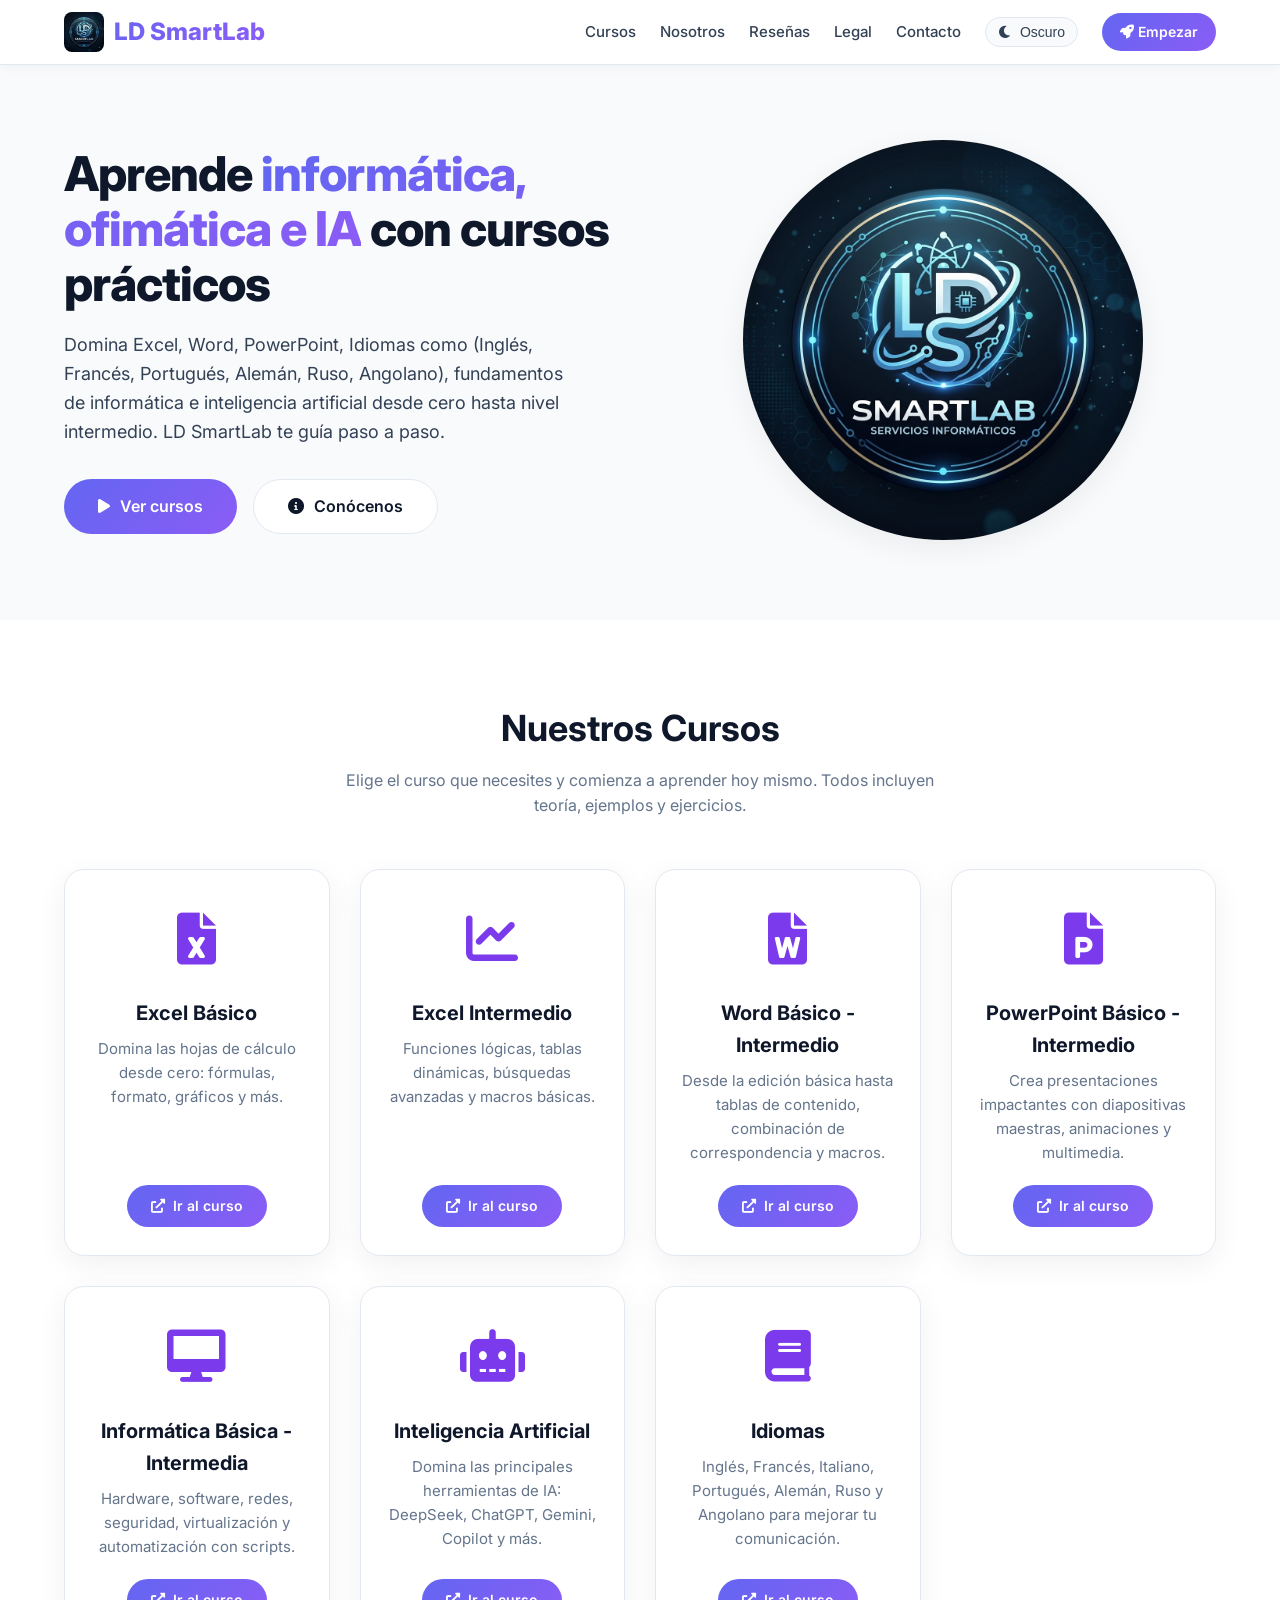
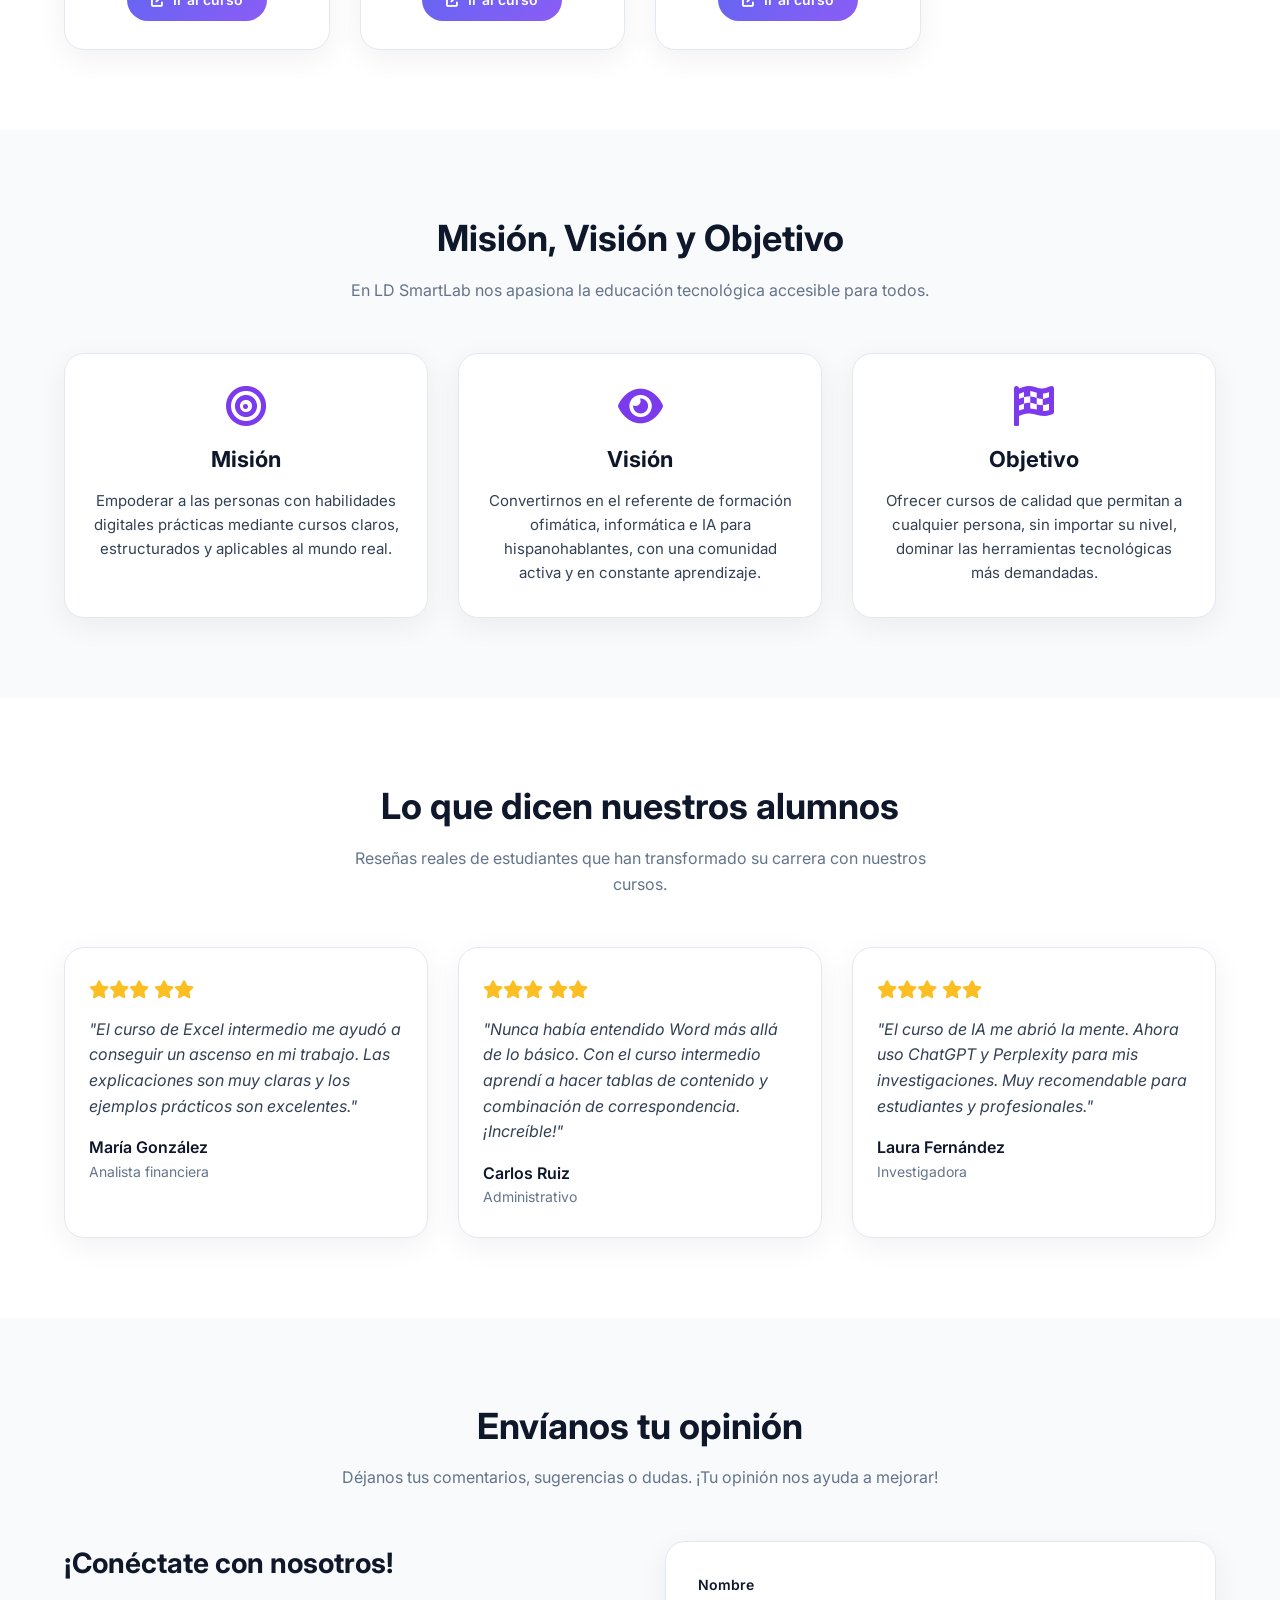
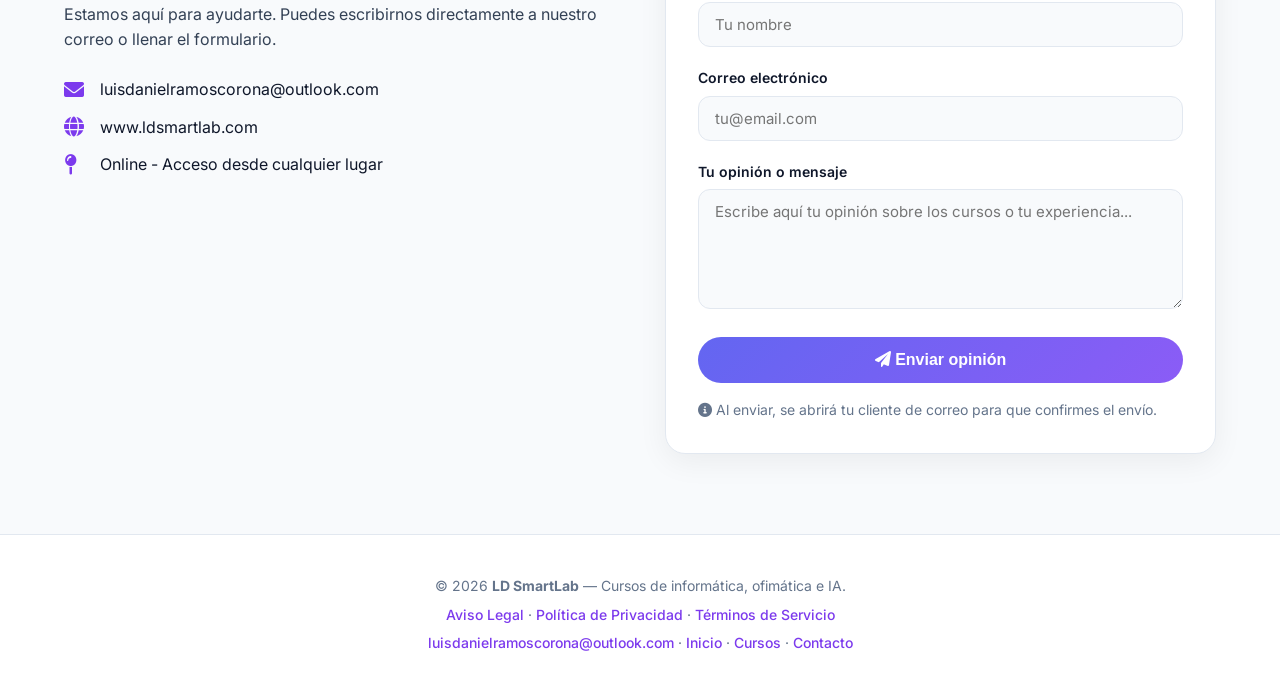
<file: index.html>
<!DOCTYPE html>
<html lang="es">
<head>
    <meta charset="UTF-8">
    <meta name="viewport" content="width=device-width, initial-scale=1.0">
    <title>LD SmartLab - Cursos de Informática, Ofimática, IA e Idiomas</title>
    <meta name="description" content="Cursos prácticos de informática, ofimática, inteligencia artificial e idiomas con LD SmartLab. Aprende Excel, Word, PowerPoint, IA y 7 idiomas.">
    <meta name="author" content="LD SmartLab — Luis Daniel Ramos Corona">

    <!-- Font Awesome -->
    <link rel="stylesheet" href="https://cdnjs.cloudflare.com/ajax/libs/font-awesome/6.0.0-beta3/css/all.min.css">
    <!-- Google Fonts -->
    <link href="https://fonts.googleapis.com/css2?family=Inter:wght@400;500;600;700;800&display=swap" rel="stylesheet">
    <!-- Estilos del home -->
    <link rel="stylesheet" href="css/home.css">
</head>
<body>
    <!-- ========== NAVBAR ========== -->
    <nav class="navbar" id="navbar">
        <div class="container">
            <div class="logo">
                <img src="assets/img/logo.png" alt="LD SmartLab Logo">
                LD SmartLab
            </div>
            <button class="hamburger" id="hamburger" aria-label="Menú">
                <span></span><span></span><span></span>
            </button>
            <div class="nav-links" id="navLinks">
                <a href="#cursos">Cursos</a>
                <a href="#about">Nosotros</a>
                <a href="#testimonios">Reseñas</a>
				<a href="pages/aviso-legal.html">Legal</a>
                <a href="#contacto">Contacto</a>
                <button class="theme-toggle" id="themeToggle" aria-label="Cambiar tema">
                    <i class="fas fa-moon"></i> <span id="themeLabel">Oscuro</span>
                </button>
                <a href="#cursos" class="btn-nav"><i class="fas fa-rocket"></i> Empezar</a>
            </div>
        </div>
    </nav>

    <!-- ========== HERO ========== -->
    <section class="hero" id="inicio">
        <div class="container">
            <div class="hero-content fade-in">
                <h1>Aprende <span>informática, ofimática e IA</span> con cursos prácticos</h1>
                <p>Domina Excel, Word, PowerPoint, Idiomas como (Inglés, Francés, Portugués, Alemán, Ruso, Angolano), fundamentos de informática e inteligencia artificial desde cero hasta nivel intermedio. LD SmartLab te guía paso a paso.</p>
                <div class="hero-buttons">
                    <a href="#cursos" class="btn-primary"><i class="fas fa-play"></i> Ver cursos</a>
                    <a href="#about" class="btn-secondary"><i class="fas fa-info-circle"></i> Conócenos</a>
                </div>
            </div>
            <div class="hero-image fade-in delay-1">
                <img src="assets/img/logo.png" alt="LD SmartLab" class="hero-logo">
            </div>
        </div>
    </section>

    <!-- ========== CURSOS ========== -->
    <section class="courses" id="cursos">
        <div class="container">
            <div class="section-header fade-in">
                <h2>Nuestros Cursos</h2>
                <p>Elige el curso que necesites y comienza a aprender hoy mismo. Todos incluyen teoría, ejemplos y ejercicios.</p>
            </div>
            <div class="courses-grid">

                <!-- Excel Básico -->
                <div class="course-card fade-in delay-1">
                    <div class="icon"><i class="fas fa-file-excel"></i></div>
                    <h3>Excel Básico</h3>
                    <p>Domina las hojas de cálculo desde cero: fórmulas, formato, gráficos y más.</p>
                    <a href="pages/curso-excel-basico.html" class="btn-card" target="_blank">
                        <i class="fas fa-external-link-alt"></i> Ir al curso
                    </a>
                </div>

                <!-- Excel Intermedio -->
                <div class="course-card fade-in delay-2">
                    <div class="icon"><i class="fas fa-chart-line"></i></div>
                    <h3>Excel Intermedio</h3>
                    <p>Funciones lógicas, tablas dinámicas, búsquedas avanzadas y macros básicas.</p>
                    <a href="pages/curso-excel-intermedio.html" class="btn-card" target="_blank">
                        <i class="fas fa-external-link-alt"></i> Ir al curso
                    </a>
                </div>

                <!-- Word -->
                <div class="course-card fade-in delay-3">
                    <div class="icon"><i class="fas fa-file-word"></i></div>
                    <h3>Word Básico - Intermedio</h3>
                    <p>Desde la edición básica hasta tablas de contenido, combinación de correspondencia y macros.</p>
                    <a href="pages/curso-word.html" class="btn-card" target="_blank">
                        <i class="fas fa-external-link-alt"></i> Ir al curso
                    </a>
                </div>

                <!-- PowerPoint -->
                <div class="course-card fade-in delay-4">
                    <div class="icon"><i class="fas fa-file-powerpoint"></i></div>
                    <h3>PowerPoint Básico - Intermedio</h3>
                    <p>Crea presentaciones impactantes con diapositivas maestras, animaciones y multimedia.</p>
                    <a href="pages/curso-powerpoint.html" class="btn-card" target="_blank">
                        <i class="fas fa-external-link-alt"></i> Ir al curso
                    </a>
                </div>

                <!-- Informática -->
                <div class="course-card fade-in delay-5">
                    <div class="icon"><i class="fas fa-desktop"></i></div>
                    <h3>Informática Básica - Intermedia</h3>
                    <p>Hardware, software, redes, seguridad, virtualización y automatización con scripts.</p>
                    <a href="pages/curso-informatica.html" class="btn-card" target="_blank">
                        <i class="fas fa-external-link-alt"></i> Ir al curso
                    </a>
                </div>

                <!-- IA -->
                <div class="course-card fade-in delay-6">
                    <div class="icon"><i class="fas fa-robot"></i></div>
                    <h3>Inteligencia Artificial</h3>
                    <p>Domina las principales herramientas de IA: DeepSeek, ChatGPT, Gemini, Copilot y más.</p>
                    <a href="pages/curso-ia.html" class="btn-card" target="_blank">
                        <i class="fas fa-external-link-alt"></i> Ir al curso
                    </a>
                </div>

                <!-- Idiomas -->
                <div class="course-card fade-in delay-6">
                    <div class="icon"><i class="fas fa-book"></i></div>
                    <h3>Idiomas</h3>
                    <p>Inglés, Francés, Italiano, Portugués, Alemán, Ruso y Angolano para mejorar tu comunicación.</p>
                    <a href="pages/curso-idiomas.html" class="btn-card" target="_blank">
                        <i class="fas fa-external-link-alt"></i> Ir al curso
                    </a>
                </div>

            </div>
        </div>
    </section>

    <!-- ========== MISIÓN, VISIÓN, OBJETIVO ========== -->
    <section class="about" id="about">
        <div class="container">
            <div class="section-header fade-in">
                <h2>Misión, Visión y Objetivo</h2>
                <p>En LD SmartLab nos apasiona la educación tecnológica accesible para todos.</p>
            </div>
            <div class="about-grid">
                <div class="about-item fade-in delay-1">
                    <i class="fas fa-bullseye"></i>
                    <h3>Misión</h3>
                    <p>Empoderar a las personas con habilidades digitales prácticas mediante cursos claros, estructurados y aplicables al mundo real.</p>
                </div>
                <div class="about-item fade-in delay-2">
                    <i class="fas fa-eye"></i>
                    <h3>Visión</h3>
                    <p>Convertirnos en el referente de formación ofimática, informática e IA para hispanohablantes, con una comunidad activa y en constante aprendizaje.</p>
                </div>
                <div class="about-item fade-in delay-3">
                    <i class="fas fa-flag-checkered"></i>
                    <h3>Objetivo</h3>
                    <p>Ofrecer cursos de calidad que permitan a cualquier persona, sin importar su nivel, dominar las herramientas tecnológicas más demandadas.</p>
                </div>
            </div>
        </div>
    </section>

    <!-- ========== TESTIMONIOS ========== -->
    <section class="testimonials" id="testimonios">
        <div class="container">
            <div class="section-header fade-in">
                <h2>Lo que dicen nuestros alumnos</h2>
                <p>Reseñas reales de estudiantes que han transformado su carrera con nuestros cursos.</p>
            </div>
            <div class="testimonials-grid">
                <div class="testimonial-card fade-in delay-1">
                    <div class="stars">
                        <i class="fas fa-star"></i><i class="fas fa-star"></i><i class="fas fa-star"></i>
                        <i class="fas fa-star"></i><i class="fas fa-star"></i>
                    </div>
                    <p>"El curso de Excel intermedio me ayudó a conseguir un ascenso en mi trabajo. Las explicaciones son muy claras y los ejemplos prácticos son excelentes."</p>
                    <div class="author">María González</div>
                    <div class="role">Analista financiera</div>
                </div>
                <div class="testimonial-card fade-in delay-2">
                    <div class="stars">
                        <i class="fas fa-star"></i><i class="fas fa-star"></i><i class="fas fa-star"></i>
                        <i class="fas fa-star"></i><i class="fas fa-star"></i>
                    </div>
                    <p>"Nunca había entendido Word más allá de lo básico. Con el curso intermedio aprendí a hacer tablas de contenido y combinación de correspondencia. ¡Increíble!"</p>
                    <div class="author">Carlos Ruiz</div>
                    <div class="role">Administrativo</div>
                </div>
                <div class="testimonial-card fade-in delay-3">
                    <div class="stars">
                        <i class="fas fa-star"></i><i class="fas fa-star"></i><i class="fas fa-star"></i>
                        <i class="fas fa-star"></i><i class="fas fa-star"></i>
                    </div>
                    <p>"El curso de IA me abrió la mente. Ahora uso ChatGPT y Perplexity para mis investigaciones. Muy recomendable para estudiantes y profesionales."</p>
                    <div class="author">Laura Fernández</div>
                    <div class="role">Investigadora</div>
                </div>
            </div>
        </div>
    </section>

    <!-- ========== CONTACTO ========== -->
    <section class="contact" id="contacto">
        <div class="container">
            <div class="section-header fade-in">
                <h2>Envíanos tu opinión</h2>
                <p>Déjanos tus comentarios, sugerencias o dudas. ¡Tu opinión nos ayuda a mejorar!</p>
            </div>
            <div class="contact-wrapper">
                <div class="contact-info fade-in delay-1">
                    <h3>¡Conéctate con nosotros!</h3>
                    <p>Estamos aquí para ayudarte. Puedes escribirnos directamente a nuestro correo o llenar el formulario.</p>
                    <div class="detail"><i class="fas fa-envelope"></i> luisdanielramoscorona@outlook.com</div>
                    <div class="detail"><i class="fas fa-globe"></i> www.ldsmartlab.com</div>
                    <div class="detail"><i class="fas fa-map-pin"></i> Online - Acceso desde cualquier lugar</div>
                </div>
                <div class="contact-form fade-in delay-2">
                    <form action="mailto:luisdanielramoscorona@outlook.com" method="post" enctype="text/plain"
                          onsubmit="return confirm('¿Enviar tu opinión a LD SmartLab?');">
                        <div class="form-group">
                            <label for="name">Nombre</label>
                            <input type="text" id="name" name="Nombre" placeholder="Tu nombre" required>
                        </div>
                        <div class="form-group">
                            <label for="email">Correo electrónico</label>
                            <input type="email" id="email" name="Correo" placeholder="tu@email.com" required>
                        </div>
                        <div class="form-group">
                            <label for="message">Tu opinión o mensaje</label>
                            <textarea id="message" name="Mensaje" placeholder="Escribe aquí tu opinión sobre los cursos o tu experiencia..." required></textarea>
                        </div>
                        <button type="submit" class="btn-submit">
                            <i class="fas fa-paper-plane"></i> Enviar opinión
                        </button>
                    </form>
                    <p class="form-hint">
                        <i class="fas fa-info-circle"></i> Al enviar, se abrirá tu cliente de correo para que confirmes el envío.
                    </p>
                </div>
            </div>
        </div>
    </section>

    <!-- ========== FOOTER ========== -->
<footer class="footer">
    <div class="container">
        <p>&copy; 2026 <strong>LD SmartLab</strong> — Cursos de informática, ofimática e IA.</p>
        <p class="footer-links">
            <a href="pages/aviso-legal.html">Aviso Legal</a> ·
            <a href="pages/politica-privacidad.html">Política de Privacidad</a> ·
            <a href="pages/terminos-servicio.html">Términos de Servicio</a>
        </p>
        <p class="footer-links">
            <a href="mailto:luisdanielramoscorona@outlook.com">luisdanielramoscorona@outlook.com</a> ·
            <a href="#inicio">Inicio</a> ·
            <a href="#cursos">Cursos</a> ·
            <a href="#contacto">Contacto</a>
        </p>
    </div>
</footer>

    <!-- Scripts -->
    <script src="js/home.js"></script>
</body>
</html>
</file>
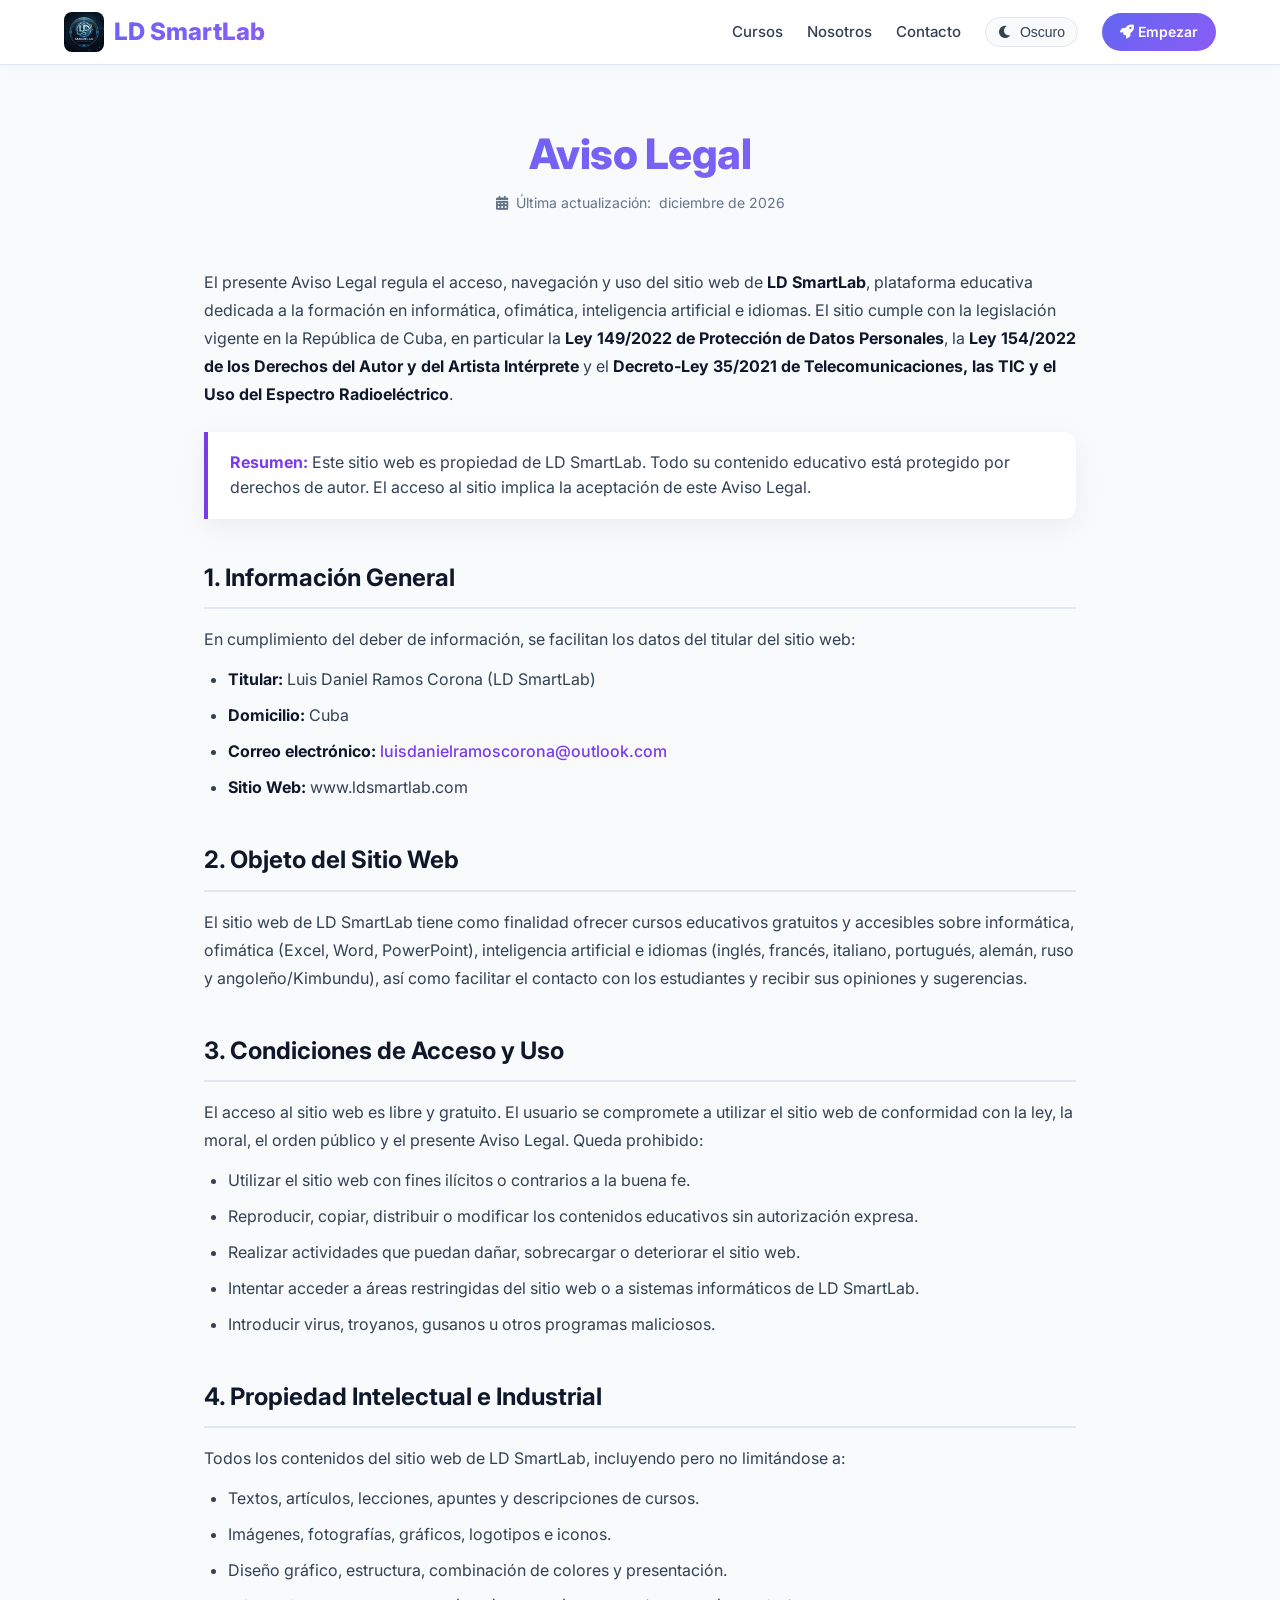
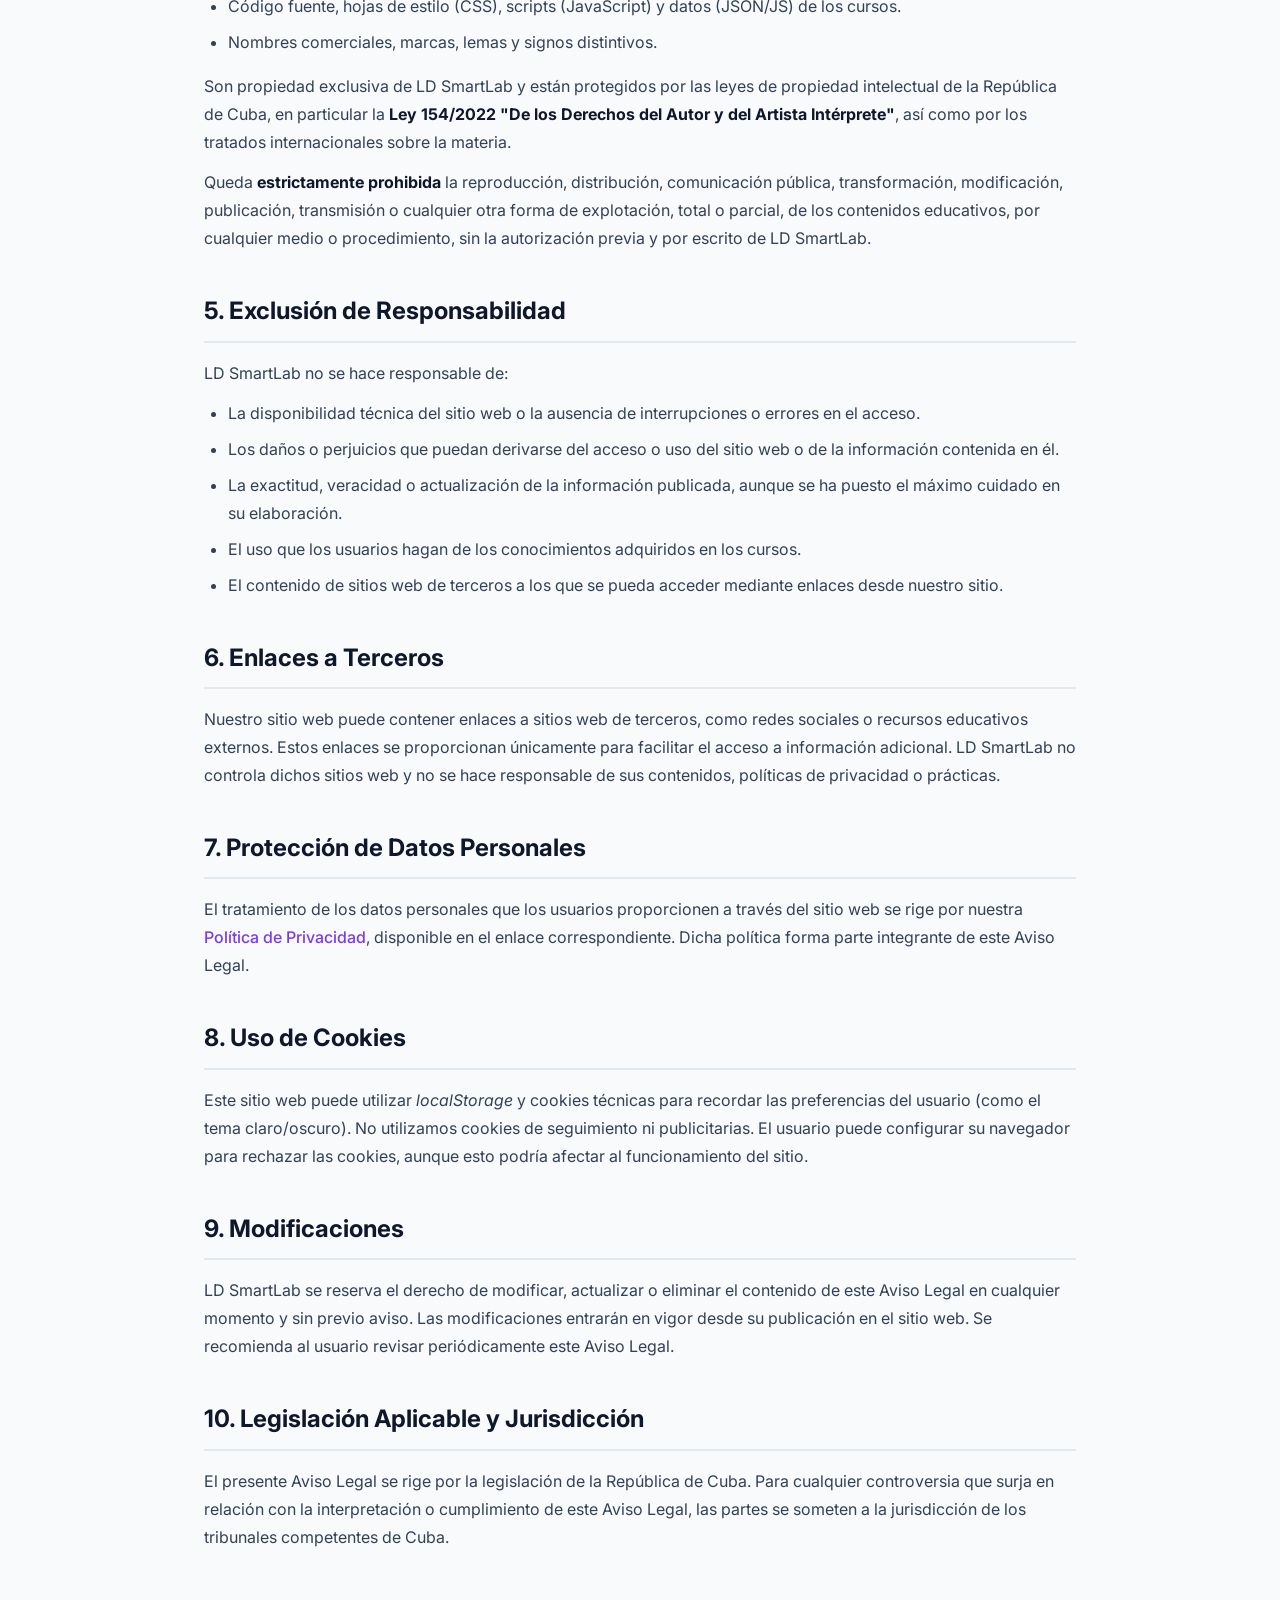
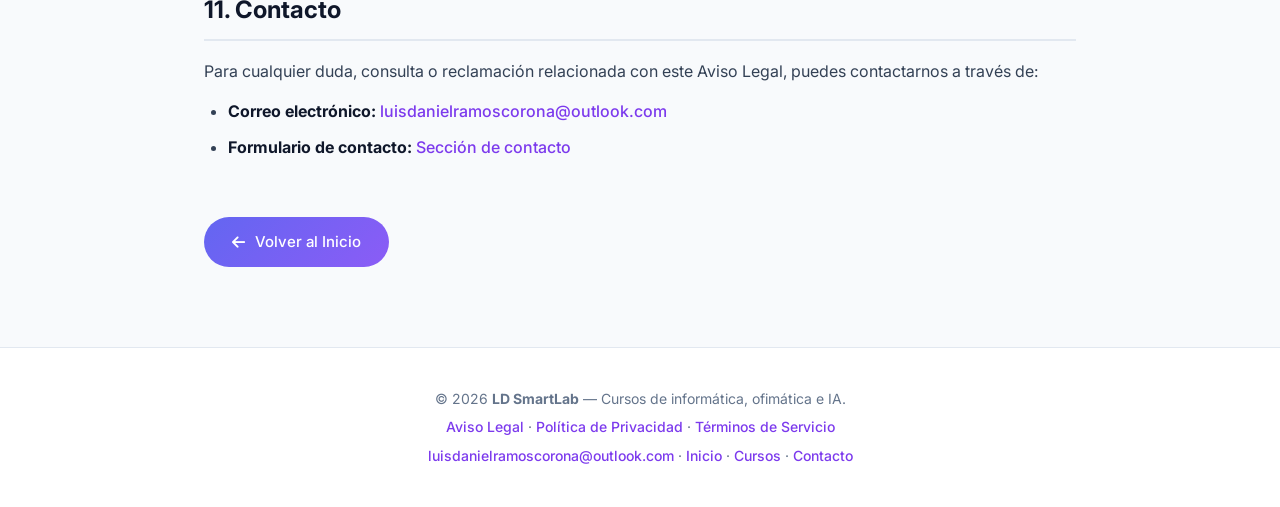
<file: pages/aviso-legal.html>
<!DOCTYPE html>
<html lang="es">
<head>
    <meta charset="UTF-8">
    <meta name="viewport" content="width=device-width, initial-scale=1.0">
    <title>Aviso Legal - LD SmartLab</title>
    <meta name="description" content="Aviso legal de LD SmartLab, plataforma educativa de cursos de informática, ofimática, IA e idiomas.">
    <meta name="author" content="LD SmartLab — Luis Daniel Ramos Corona">

    <link rel="stylesheet" href="https://cdnjs.cloudflare.com/ajax/libs/font-awesome/6.0.0-beta3/css/all.min.css">
    <link href="https://fonts.googleapis.com/css2?family=Inter:wght@400;500;600;700;800&display=swap" rel="stylesheet">
    <link rel="stylesheet" href="../css/home.css">
    <link rel="stylesheet" href="../css/legal.css">
</head>
<body>

    <!-- ========== NAVBAR ========== -->
    <nav class="navbar" id="navbar">
        <div class="container">
            <a href="../index.html" class="logo">
                <img src="../assets/img/logo.png" alt="LD SmartLab Logo">
                LD SmartLab
            </a>
            <button class="hamburger" id="hamburger" aria-label="Menú">
                <span></span><span></span><span></span>
            </button>
            <div class="nav-links" id="navLinks">
                <a href="../index.html#cursos">Cursos</a>
                <a href="../index.html#about">Nosotros</a>
                <a href="../index.html#contacto">Contacto</a>
                <button class="theme-toggle" id="themeToggle" aria-label="Cambiar tema">
                    <i class="fas fa-moon"></i> <span id="themeLabel">Oscuro</span>
                </button>
                <a href="../index.html#cursos" class="btn-nav"><i class="fas fa-rocket"></i> Empezar</a>
            </div>
        </div>
    </nav>

    <!-- ========== AVISO LEGAL ========== -->
    <main class="legal-page">
        <div class="legal-header">
            <h1>Aviso Legal</h1>
            <p class="last-update"><i class="fas fa-calendar-alt"></i> Última actualización: <span id="lastUpdate">2026</span></p>
        </div>

        <p>El presente Aviso Legal regula el acceso, navegación y uso del sitio web de <strong>LD SmartLab</strong>, plataforma educativa dedicada a la formación en informática, ofimática, inteligencia artificial e idiomas. El sitio cumple con la legislación vigente en la República de Cuba, en particular la <strong>Ley 149/2022 de Protección de Datos Personales</strong>, la <strong>Ley 154/2022 de los Derechos del Autor y del Artista Intérprete</strong> y el <strong>Decreto-Ley 35/2021 de Telecomunicaciones, las TIC y el Uso del Espectro Radioeléctrico</strong>.</p>

        <div class="legal-highlight">
            <strong>Resumen:</strong> Este sitio web es propiedad de LD SmartLab. Todo su contenido educativo está protegido por derechos de autor. El acceso al sitio implica la aceptación de este Aviso Legal.
        </div>

        <h2>1. Información General</h2>
        <p>En cumplimiento del deber de información, se facilitan los datos del titular del sitio web:</p>
        <ul>
            <li><strong>Titular:</strong> Luis Daniel Ramos Corona (LD SmartLab)</li>
            <li><strong>Domicilio:</strong> Cuba</li>
            <li><strong>Correo electrónico:</strong> <a href="mailto:luisdanielramoscorona@outlook.com">luisdanielramoscorona@outlook.com</a></li>
            <li><strong>Sitio Web:</strong> www.ldsmartlab.com</li>
        </ul>

        <h2>2. Objeto del Sitio Web</h2>
        <p>El sitio web de LD SmartLab tiene como finalidad ofrecer cursos educativos gratuitos y accesibles sobre informática, ofimática (Excel, Word, PowerPoint), inteligencia artificial e idiomas (inglés, francés, italiano, portugués, alemán, ruso y angoleño/Kimbundu), así como facilitar el contacto con los estudiantes y recibir sus opiniones y sugerencias.</p>

        <h2>3. Condiciones de Acceso y Uso</h2>
        <p>El acceso al sitio web es libre y gratuito. El usuario se compromete a utilizar el sitio web de conformidad con la ley, la moral, el orden público y el presente Aviso Legal. Queda prohibido:</p>
        <ul>
            <li>Utilizar el sitio web con fines ilícitos o contrarios a la buena fe.</li>
            <li>Reproducir, copiar, distribuir o modificar los contenidos educativos sin autorización expresa.</li>
            <li>Realizar actividades que puedan dañar, sobrecargar o deteriorar el sitio web.</li>
            <li>Intentar acceder a áreas restringidas del sitio web o a sistemas informáticos de LD SmartLab.</li>
            <li>Introducir virus, troyanos, gusanos u otros programas maliciosos.</li>
        </ul>

        <h2>4. Propiedad Intelectual e Industrial</h2>
        <p>Todos los contenidos del sitio web de LD SmartLab, incluyendo pero no limitándose a:</p>
        <ul>
            <li>Textos, artículos, lecciones, apuntes y descripciones de cursos.</li>
            <li>Imágenes, fotografías, gráficos, logotipos e iconos.</li>
            <li>Diseño gráfico, estructura, combinación de colores y presentación.</li>
            <li>Código fuente, hojas de estilo (CSS), scripts (JavaScript) y datos (JSON/JS) de los cursos.</li>
            <li>Nombres comerciales, marcas, lemas y signos distintivos.</li>
        </ul>
        <p>Son propiedad exclusiva de LD SmartLab y están protegidos por las leyes de propiedad intelectual de la República de Cuba, en particular la <strong>Ley 154/2022 "De los Derechos del Autor y del Artista Intérprete"</strong>, así como por los tratados internacionales sobre la materia.</p>
        <p>Queda <strong>estrictamente prohibida</strong> la reproducción, distribución, comunicación pública, transformación, modificación, publicación, transmisión o cualquier otra forma de explotación, total o parcial, de los contenidos educativos, por cualquier medio o procedimiento, sin la autorización previa y por escrito de LD SmartLab.</p>

        <h2>5. Exclusión de Responsabilidad</h2>
        <p>LD SmartLab no se hace responsable de:</p>
        <ul>
            <li>La disponibilidad técnica del sitio web o la ausencia de interrupciones o errores en el acceso.</li>
            <li>Los daños o perjuicios que puedan derivarse del acceso o uso del sitio web o de la información contenida en él.</li>
            <li>La exactitud, veracidad o actualización de la información publicada, aunque se ha puesto el máximo cuidado en su elaboración.</li>
            <li>El uso que los usuarios hagan de los conocimientos adquiridos en los cursos.</li>
            <li>El contenido de sitios web de terceros a los que se pueda acceder mediante enlaces desde nuestro sitio.</li>
        </ul>

        <h2>6. Enlaces a Terceros</h2>
        <p>Nuestro sitio web puede contener enlaces a sitios web de terceros, como redes sociales o recursos educativos externos. Estos enlaces se proporcionan únicamente para facilitar el acceso a información adicional. LD SmartLab no controla dichos sitios web y no se hace responsable de sus contenidos, políticas de privacidad o prácticas.</p>

        <h2>7. Protección de Datos Personales</h2>
        <p>El tratamiento de los datos personales que los usuarios proporcionen a través del sitio web se rige por nuestra <a href="politica-privacidad.html">Política de Privacidad</a>, disponible en el enlace correspondiente. Dicha política forma parte integrante de este Aviso Legal.</p>

        <h2>8. Uso de Cookies</h2>
        <p>Este sitio web puede utilizar <em>localStorage</em> y cookies técnicas para recordar las preferencias del usuario (como el tema claro/oscuro). No utilizamos cookies de seguimiento ni publicitarias. El usuario puede configurar su navegador para rechazar las cookies, aunque esto podría afectar al funcionamiento del sitio.</p>

        <h2>9. Modificaciones</h2>
        <p>LD SmartLab se reserva el derecho de modificar, actualizar o eliminar el contenido de este Aviso Legal en cualquier momento y sin previo aviso. Las modificaciones entrarán en vigor desde su publicación en el sitio web. Se recomienda al usuario revisar periódicamente este Aviso Legal.</p>

        <h2>10. Legislación Aplicable y Jurisdicción</h2>
        <p>El presente Aviso Legal se rige por la legislación de la República de Cuba. Para cualquier controversia que surja en relación con la interpretación o cumplimiento de este Aviso Legal, las partes se someten a la jurisdicción de los tribunales competentes de Cuba.</p>

        <h2>11. Contacto</h2>
        <p>Para cualquier duda, consulta o reclamación relacionada con este Aviso Legal, puedes contactarnos a través de:</p>
        <ul>
            <li><strong>Correo electrónico:</strong> <a href="mailto:luisdanielramoscorona@outlook.com">luisdanielramoscorona@outlook.com</a></li>
            <li><strong>Formulario de contacto:</strong> <a href="../index.html#contacto">Sección de contacto</a></li>
        </ul>

        <a href="../index.html" class="legal-back-btn"><i class="fas fa-arrow-left"></i> Volver al Inicio</a>
    </main>

    <!-- ========== FOOTER ========== -->
    <footer class="footer">
        <div class="container">
            <p>&copy; 2026 <strong>LD SmartLab</strong> — Cursos de informática, ofimática e IA.</p>
            <p class="footer-links">
                <a href="aviso-legal.html">Aviso Legal</a> ·
                <a href="politica-privacidad.html">Política de Privacidad</a> ·
                <a href="terminos-servicio.html">Términos de Servicio</a>
            </p>
            <p class="footer-links">
                <a href="mailto:luisdanielramoscorona@outlook.com">luisdanielramoscorona@outlook.com</a> ·
                <a href="../index.html">Inicio</a> ·
                <a href="../index.html#cursos">Cursos</a> ·
                <a href="../index.html#contacto">Contacto</a>
            </p>
        </div>
    </footer>

    <script src="../js/home.js"></script>
    <script>
        document.getElementById('lastUpdate').textContent =
            new Date().toLocaleDateString('es-ES', { year: 'numeric', month: 'long' });
    </script>
</body>
</html>
</file>
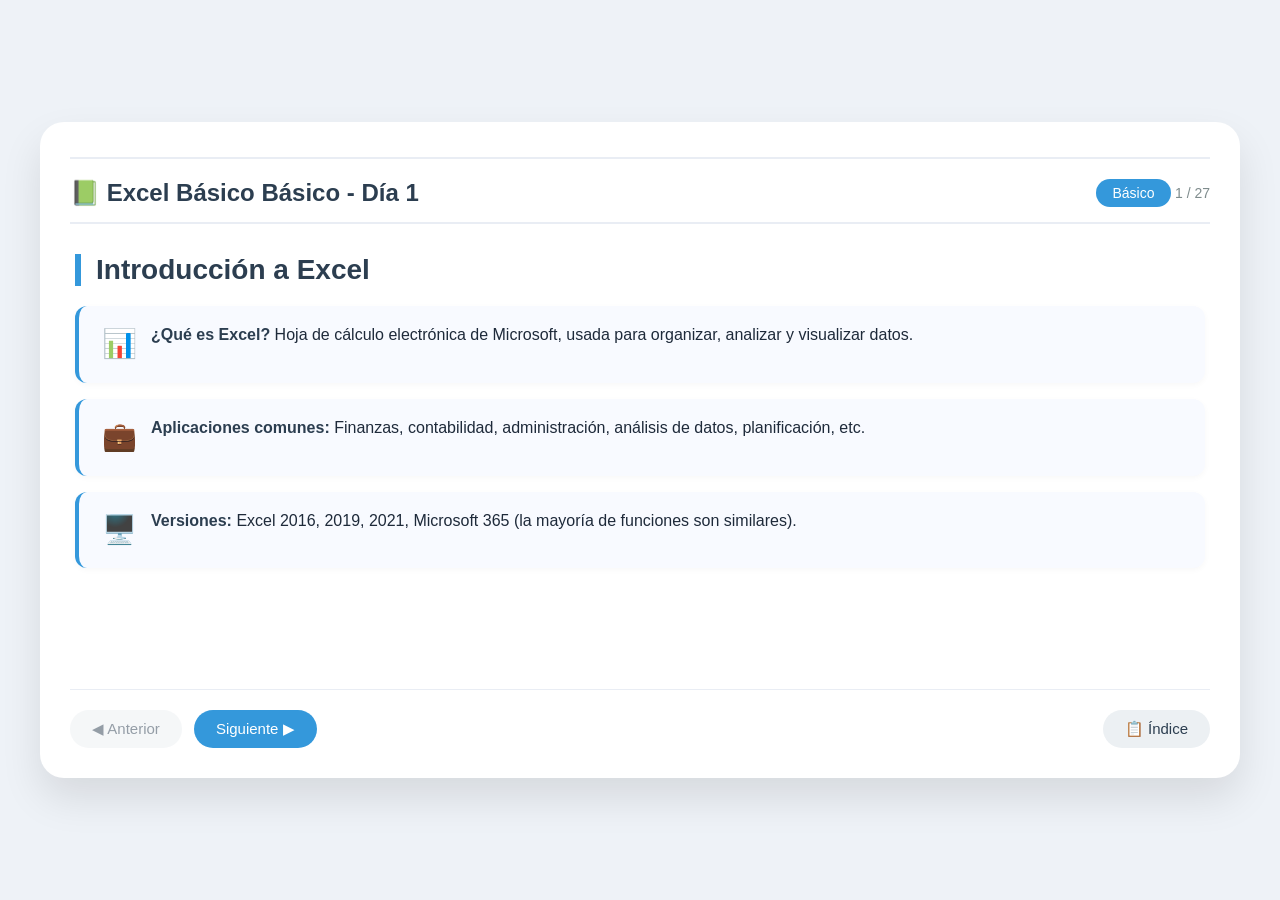
<file: pages/curso-excel-basico.html>
<!DOCTYPE html>
<html lang="es">
<head>
    <meta charset="UTF-8">
    <meta name="viewport" content="width=device-width, initial-scale=1.0">
    <title>Curso Excel Básico - LD SmartLab</title>
    <link rel="stylesheet" href="../css/presentation.css">
    <style>
        :root {
            --primary-color: #3498db;
            --primary-hover: #2980b9;
            --accent-color: #2ecc71;
            --accent-hover: #27ae60;
        }
    </style>
</head>
<body>
    <div class="presentation-container" id="app">
        <div class="course-selector" id="courseSelector" hidden></div>

        <div class="header">
            <h1 id="mainTitle"></h1>
            <div>
                <span class="badge badge-basico" id="badgeLevel"></span>
                <span class="slide-counter" id="slideCounter"></span>
            </div>
        </div>

        <div class="slide-content" id="slideContent"></div>

        <div class="navigation">
            <div class="nav-buttons">
                <button id="prevBtn">◀ Anterior</button>
                <button id="nextBtn" class="primary">Siguiente ▶</button>
            </div>
            <div class="nav-buttons">
                <button id="indexBtn" class="index-btn">📋 Índice</button>
            </div>
        </div>
    </div>

    <div class="modal-overlay" id="indexModal">
        <div class="modal-box">
            <h3 id="modalTitle">📋 Índice</h3>
            <div id="indexList"></div>
            <button class="close-modal" id="closeModalBtn">Cerrar</button>
        </div>
    </div>

    <script src="../js/data/excel-basico.js"></script>
    <script src="../js/presentation-engine.js"></script>
    <script>
        PresentationEngine.init({
            title: 'Excel Básico',
            emoji: '📗',
            levels: {
                basico: { label: 'Básico', emoji: '📗', slides: CURSO_EXCEL_BASICO }
            }
        });
    </script>
</body>
</html>
</file>
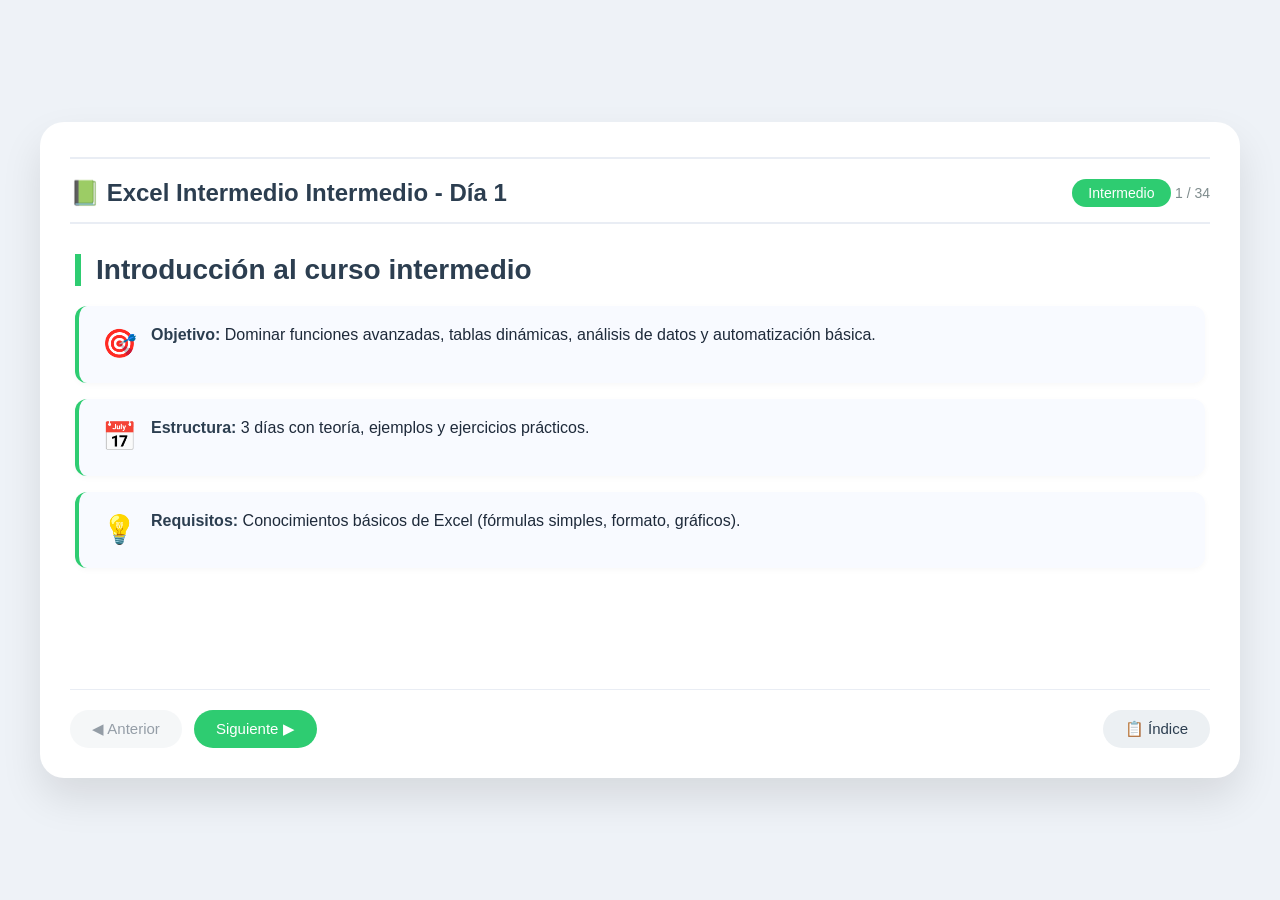
<file: pages/curso-excel-intermedio.html>
<!DOCTYPE html>
<html lang="es">
<head>
    <meta charset="UTF-8">
    <meta name="viewport" content="width=device-width, initial-scale=1.0">
    <title>Curso Excel Intermedio - LD SmartLab</title>
    <link rel="stylesheet" href="../css/presentation.css">
    <style>
        :root {
            --primary-color: #2ecc71;
            --primary-hover: #27ae60;
            --accent-color: #27ae60;
            --accent-hover: #1e8449;
        }
    </style>
</head>
<body>
    <div class="presentation-container" id="app">
        <div class="course-selector" id="courseSelector" hidden></div>

        <div class="header">
            <h1 id="mainTitle"></h1>
            <div>
                <span class="badge badge-basico" id="badgeLevel"></span>
                <span class="slide-counter" id="slideCounter"></span>
            </div>
        </div>

        <div class="slide-content" id="slideContent"></div>

        <div class="navigation">
            <div class="nav-buttons">
                <button id="prevBtn">◀ Anterior</button>
                <button id="nextBtn" class="primary">Siguiente ▶</button>
            </div>
            <div class="nav-buttons">
                <button id="indexBtn" class="index-btn">📋 Índice</button>
            </div>
        </div>
    </div>

    <div class="modal-overlay" id="indexModal">
        <div class="modal-box">
            <h3 id="modalTitle">📋 Índice</h3>
            <div id="indexList"></div>
            <button class="close-modal" id="closeModalBtn">Cerrar</button>
        </div>
    </div>

    <script src="../js/data/excel-intermedio.js"></script>
    <script src="../js/presentation-engine.js"></script>
    <script>
        PresentationEngine.init({
            title: 'Excel Intermedio',
            emoji: '📗',
            levels: {
                basico: { label: 'Intermedio', emoji: '📗', slides: CURSO_EXCEL_INTERMEDIO }
            }
        });
    </script>
</body>
</html>
</file>
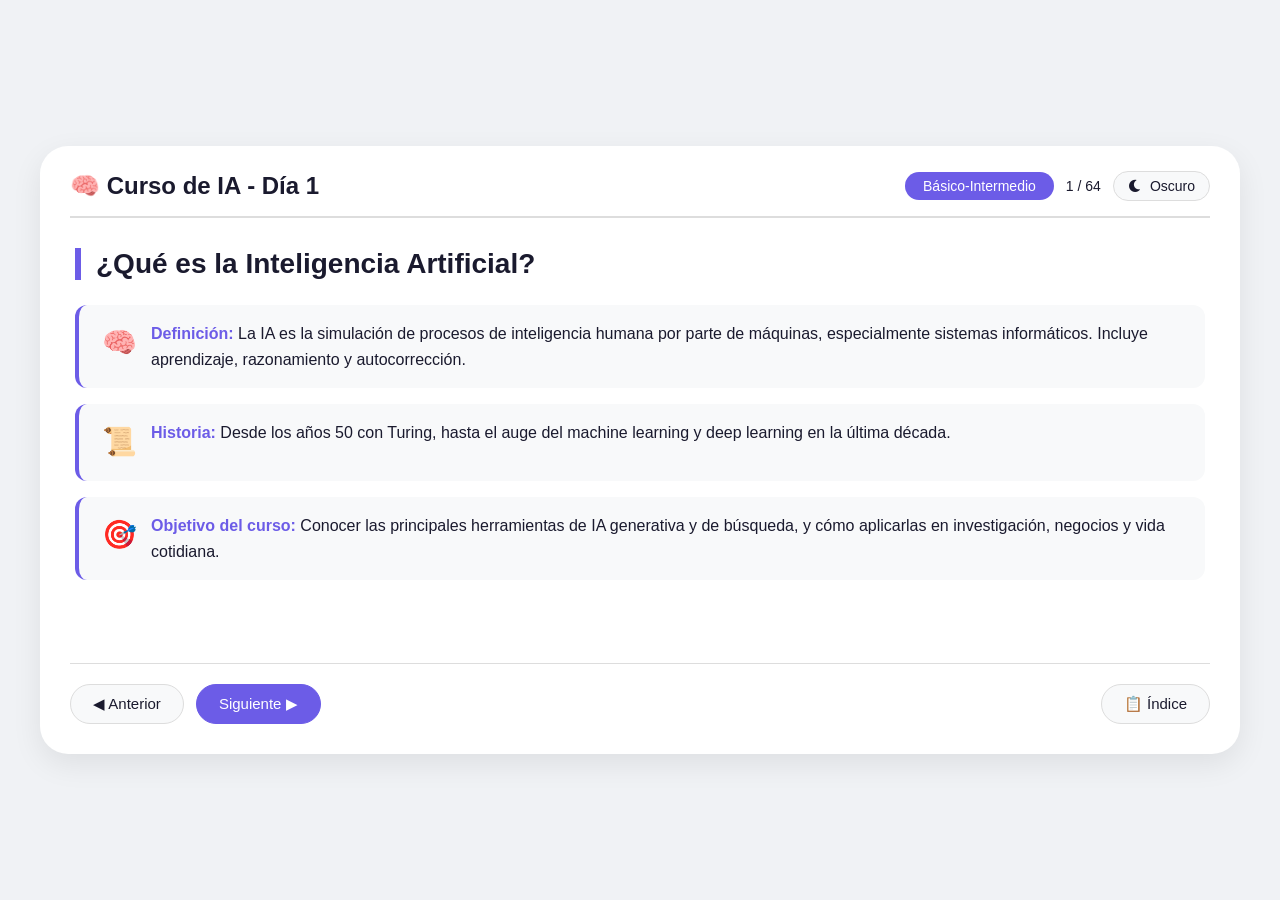
<file: pages/curso-ia.html>
<!DOCTYPE html>
<html lang="es">
<head>
    <meta charset="UTF-8">
    <meta name="viewport" content="width=device-width, initial-scale=1.0">
    <title>Curso IA Básico-Intermedio - LD SmartLab</title>
    <link rel="stylesheet" href="https://cdnjs.cloudflare.com/ajax/libs/font-awesome/6.0.0-beta3/css/all.min.css">
    <link rel="stylesheet" href="../css/ai-course.css">
</head>
<body>
<div class="container" id="app">
    <div class="header">
        <h1 id="mainTitle">🧠 Curso de IA - Día 1</h1>
        <div class="header-actions">
            <span class="badge" id="badgeLevel">Básico-Intermedio</span>
            <span class="slide-counter" id="slideCounter">1 / 1</span>
            <button class="theme-toggle" id="themeToggle"><i class="fas fa-moon"></i> <span id="themeLabel">Oscuro</span></button>
        </div>
    </div>
    <div class="slide-content" id="slideContent"></div>
    <div class="navigation">
        <div class="nav-buttons">
            <button id="prevBtn">◀ Anterior</button>
            <button id="nextBtn" class="primary">Siguiente ▶</button>
        </div>
        <div class="nav-buttons">
            <button id="indexBtn" class="index-btn">📋 Índice</button>
        </div>
    </div>
</div>

<div class="modal-overlay" id="indexModal">
    <div class="modal-box">
        <h3 id="modalTitle">📋 Índice - Curso IA</h3>
        <div id="indexList"></div>
        <button class="close-modal" id="closeModalBtn">Cerrar</button>
    </div>
</div>

<script src="../js/data/ia.js"></script>
<script src="../js/ai-engine.js"></script>
</body>
</html>
</file>
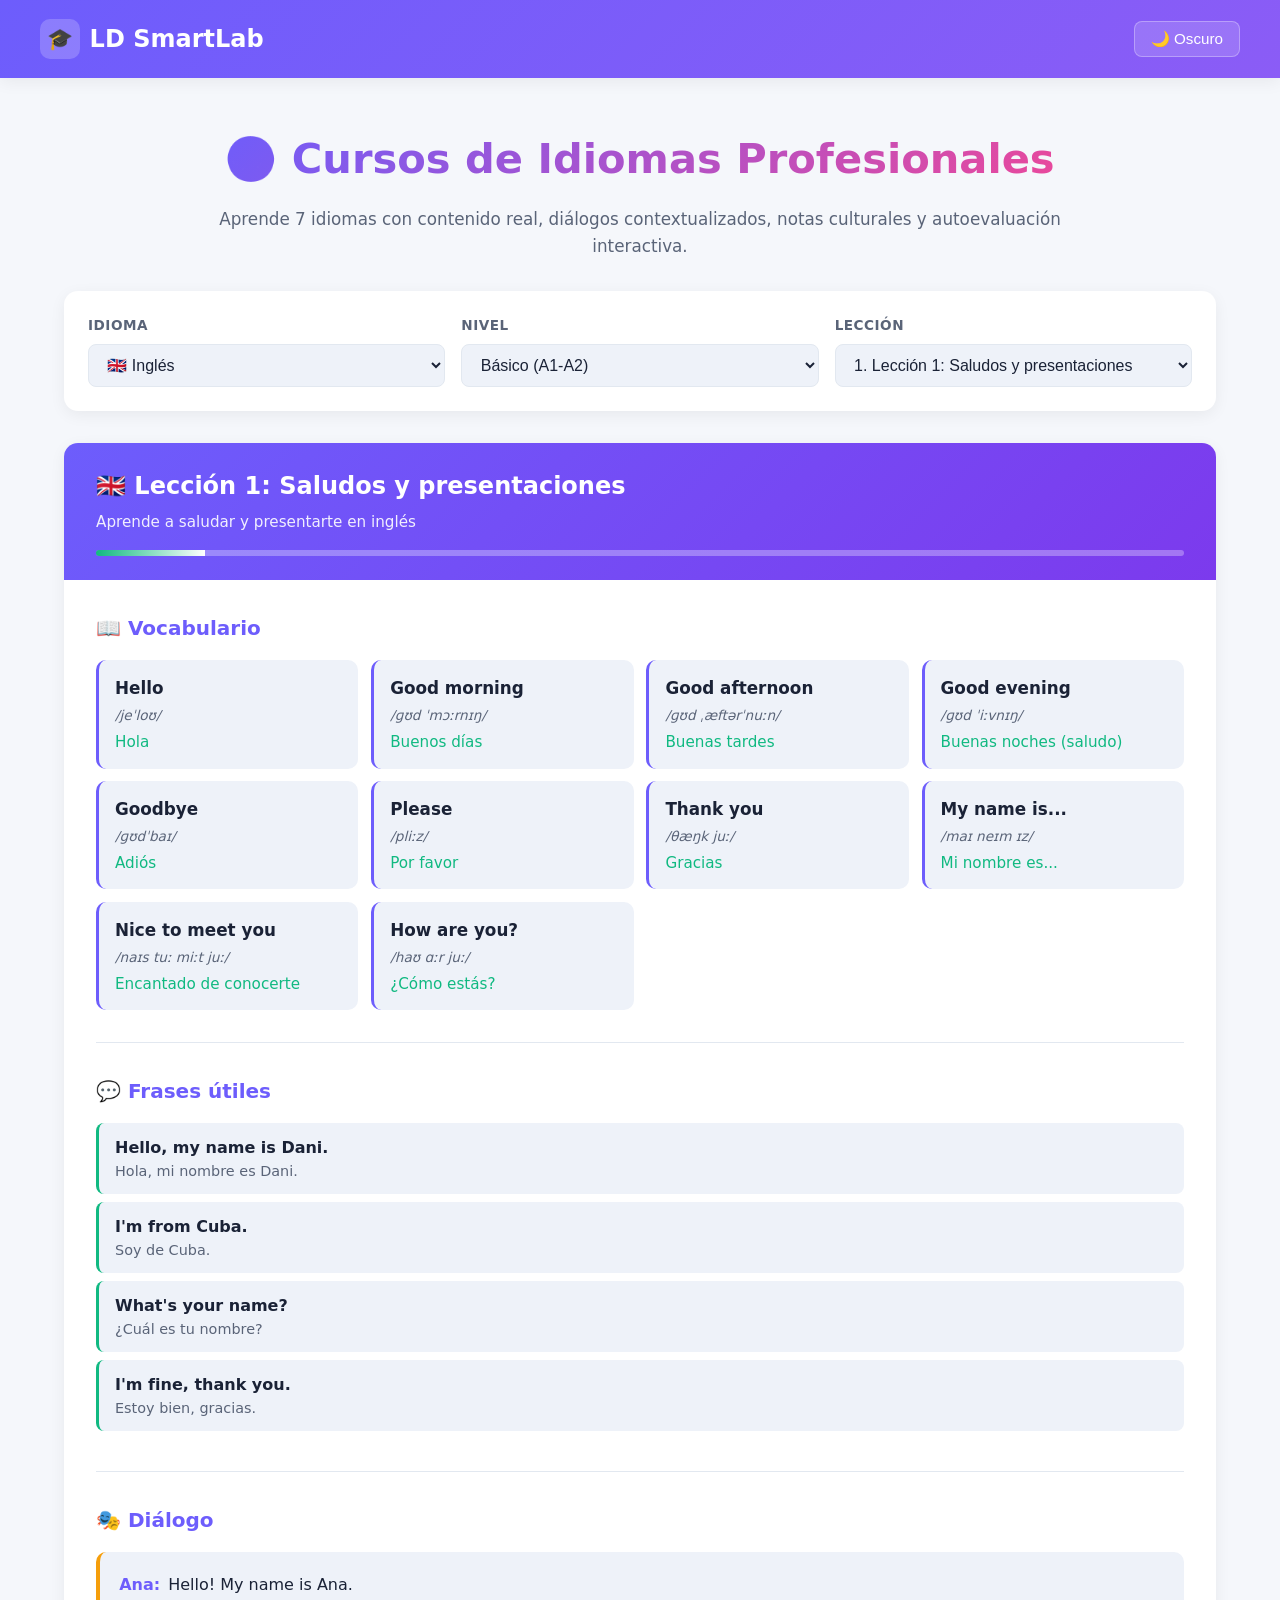
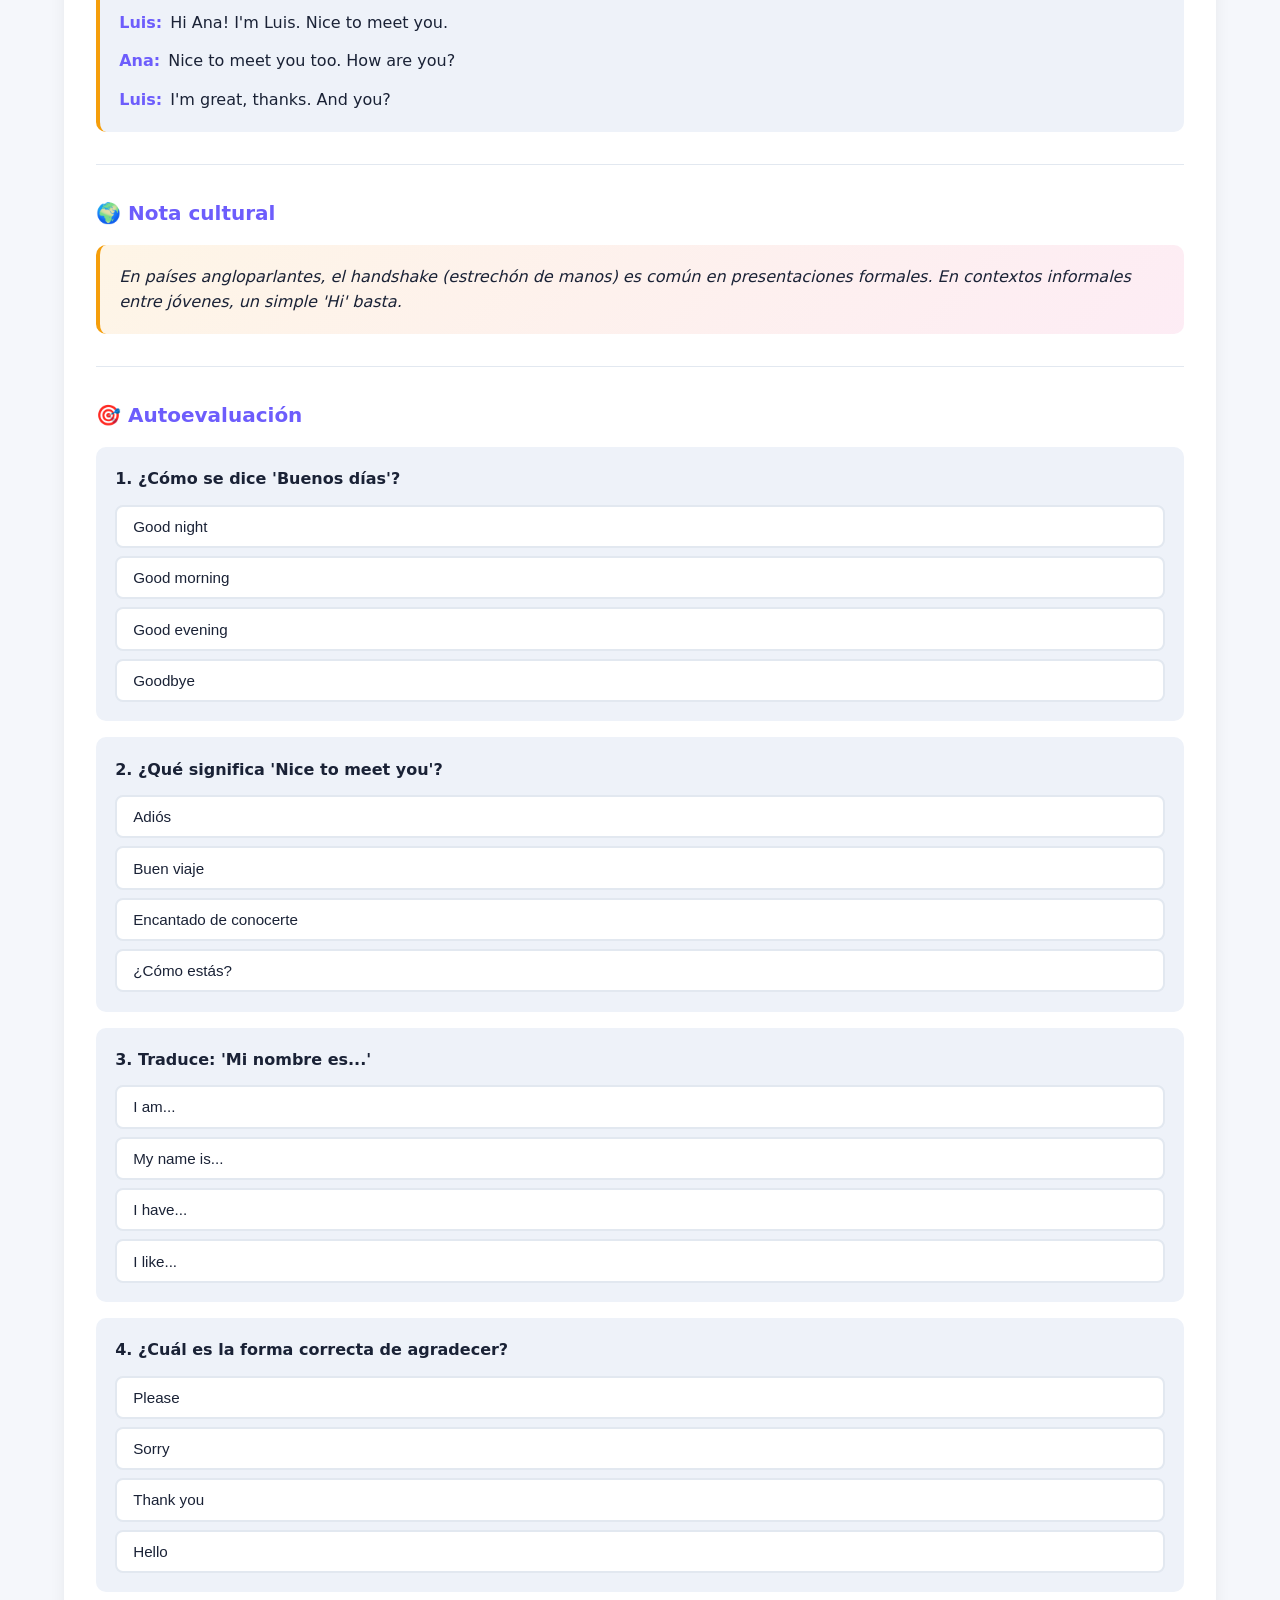
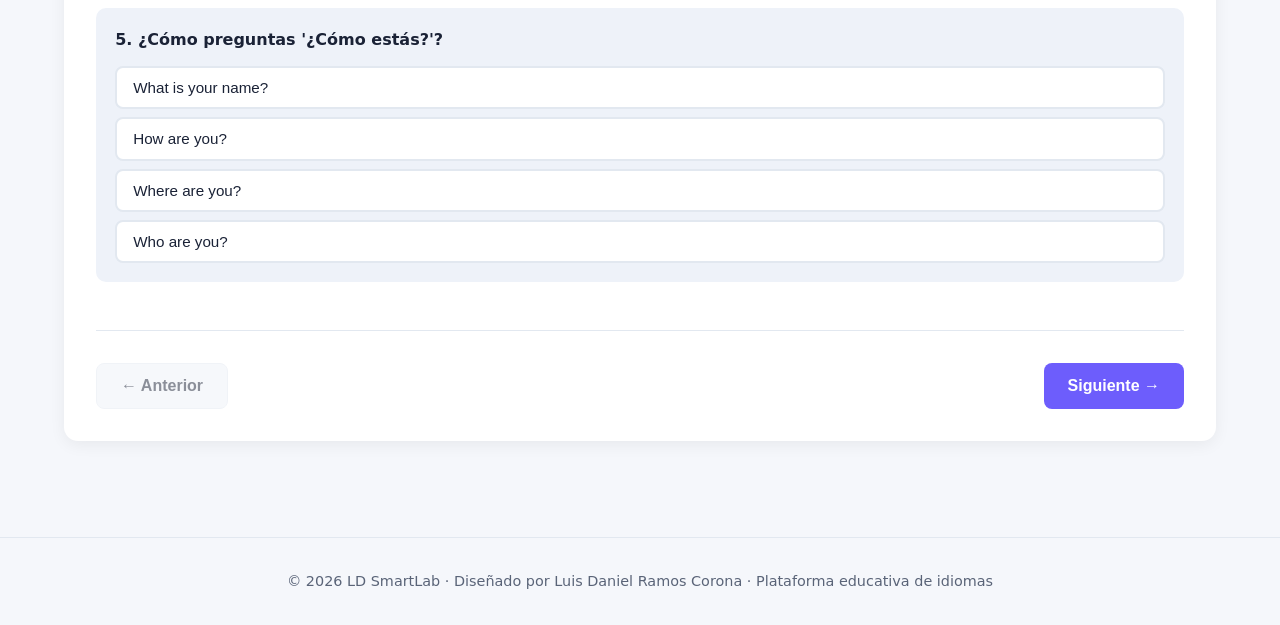
<file: pages/curso-idiomas.html>
<!DOCTYPE html>
<html lang="es">
<head>
    <meta charset="UTF-8">
    <meta name="viewport" content="width=device-width, initial-scale=1.0">
    <title>LD SmartLab - Cursos de Idiomas Profesionales</title>
    <link rel="stylesheet" href="../css/languages.css">
</head>
<body>

<header>
  <div class="header-inner">
    <div class="logo"><div class="logo-icon">🎓</div><span>LD SmartLab</span></div>
    <button class="theme-toggle" id="themeToggle">🌙 Oscuro</button>
  </div>
</header>

<section class="hero">
  <h1>🌍 Cursos de Idiomas Profesionales</h1>
  <p>Aprende 7 idiomas con contenido real, diálogos contextualizados, notas culturales y autoevaluación interactiva.</p>
</section>

<main class="container">
  <div class="controls">
    <div class="control-group">
      <label for="langSelect">Idioma</label>
      <select id="langSelect"></select>
    </div>
    <div class="control-group">
      <label for="levelSelect">Nivel</label>
      <select id="levelSelect">
        <option value="basico">Básico (A1-A2)</option>
        <option value="intermedio">Intermedio (B1)</option>
      </select>
    </div>
    <div class="control-group">
      <label for="lessonSelect">Lección</label>
      <select id="lessonSelect"></select>
    </div>
  </div>
  <div id="lessonContainer">
    <div class="welcome">
      <div class="welcome-icon">📚</div>
      <h2>¡Bienvenido a LD SmartLab!</h2>
      <p>Selecciona un idioma, nivel y lección para comenzar tu aprendizaje.</p>
    </div>
  </div>
</main>

<footer>
  <p>© 2026 LD SmartLab · Diseñado por Luis Daniel Ramos Corona · Plataforma educativa de idiomas</p>
</footer>

<script src="../js/data/idiomas.js"></script>
<script src="../js/languages-engine.js"></script>
</body>
</html>
</file>
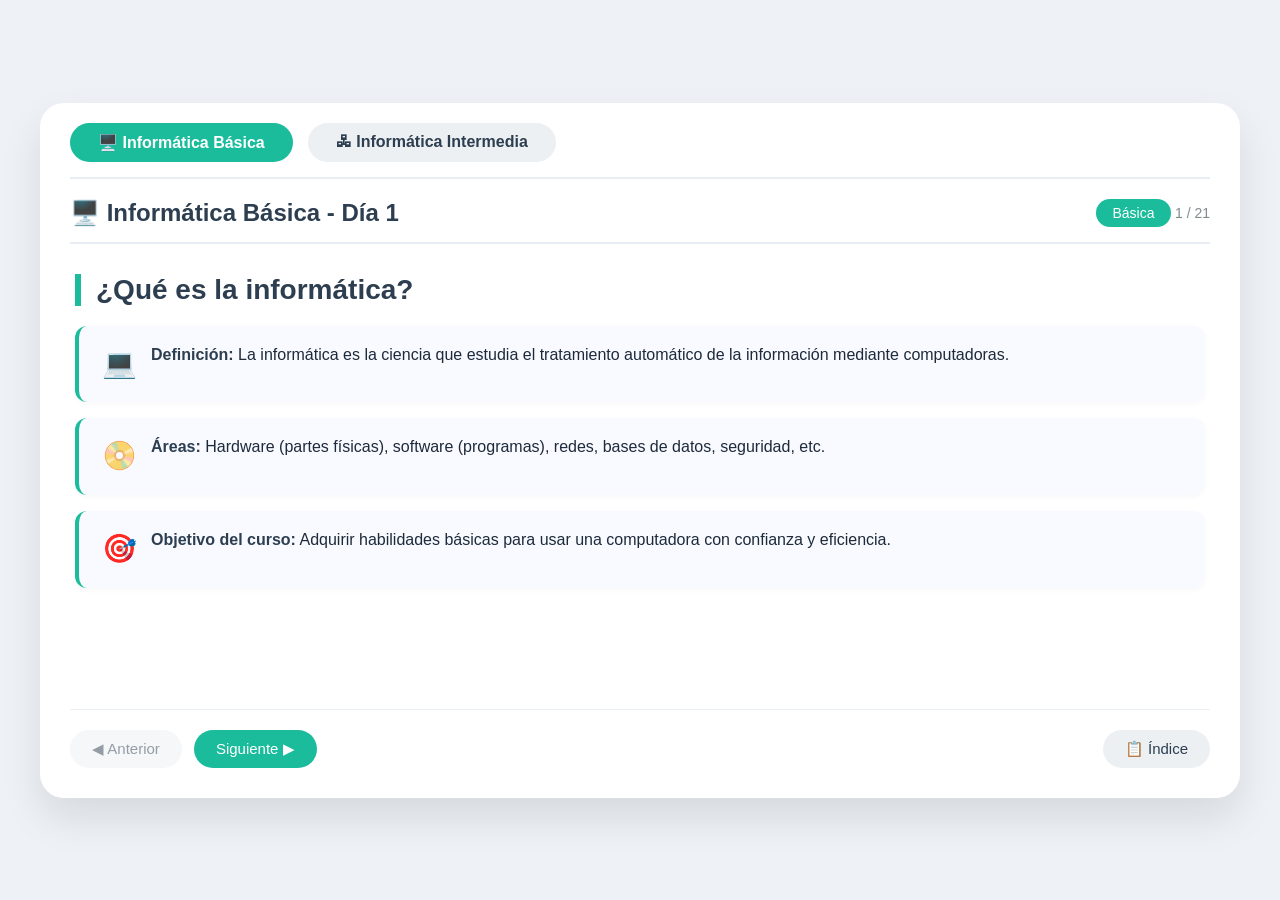
<file: pages/curso-informatica.html>
<!DOCTYPE html>
<html lang="es">
<head>
    <meta charset="UTF-8">
    <meta name="viewport" content="width=device-width, initial-scale=1.0">
    <title>Curso Informática Básica-Intermedia - LD SmartLab</title>
    <link rel="stylesheet" href="../css/presentation.css">
    <style>
        :root {
            --primary-color: #1abc9c;
            --primary-hover: #16a085;
            --accent-color: #e74c3c;
            --accent-hover: #c0392b;
        }
    </style>
</head>
<body>
    <div class="presentation-container" id="app">
        <div class="course-selector" id="courseSelector"></div>

        <div class="header">
            <h1 id="mainTitle"></h1>
            <div>
                <span class="badge badge-basico" id="badgeLevel"></span>
                <span class="slide-counter" id="slideCounter"></span>
            </div>
        </div>

        <div class="slide-content" id="slideContent"></div>

        <div class="navigation">
            <div class="nav-buttons">
                <button id="prevBtn">◀ Anterior</button>
                <button id="nextBtn" class="primary">Siguiente ▶</button>
            </div>
            <div class="nav-buttons">
                <button id="indexBtn" class="index-btn">📋 Índice</button>
            </div>
        </div>
    </div>

    <div class="modal-overlay" id="indexModal">
        <div class="modal-box">
            <h3 id="modalTitle">📋 Índice</h3>
            <div id="indexList"></div>
            <button class="close-modal" id="closeModalBtn">Cerrar</button>
        </div>
    </div>

    <script src="../js/data/informatica.js"></script>
    <script src="../js/presentation-engine.js"></script>
    <script>
        PresentationEngine.init({
            title: 'Informática',
            emoji: '🖥️',
            levels: {
                basico:     { label: 'Básica',      emoji: '🖥️', slides: CURSO_INFORMATICA_BASICO },
                intermedio: { label: 'Intermedia',  emoji: '🖧',  slides: CURSO_INFORMATICA_INTERMEDIO }
            }
        });
    </script>
</body>
</html>
</file>
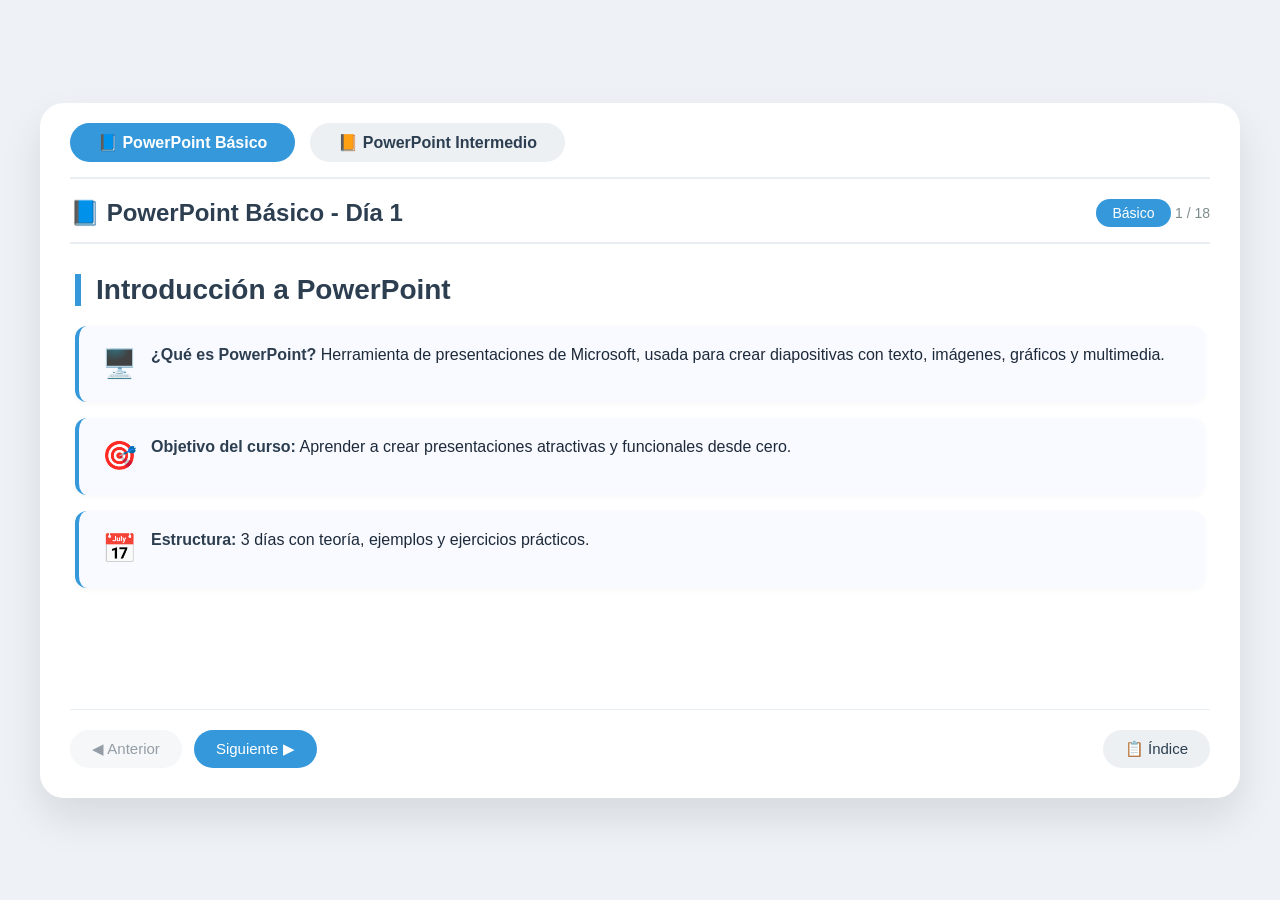
<file: pages/curso-powerpoint.html>
<!DOCTYPE html>
<html lang="es">
<head>
    <meta charset="UTF-8">
    <meta name="viewport" content="width=device-width, initial-scale=1.0">
    <title>Curso PowerPoint Básico-Intermedio - LD SmartLab</title>
    <link rel="stylesheet" href="../css/presentation.css">
    <style>
        :root {
            --primary-color: #3498db;
            --primary-hover: #2980b9;
            --accent-color: #9b59b6;
            --accent-hover: #8e44ad;
        }
    </style>
</head>
<body>
    <div class="presentation-container" id="app">
        <div class="course-selector" id="courseSelector"></div>

        <div class="header">
            <h1 id="mainTitle"></h1>
            <div>
                <span class="badge badge-basico" id="badgeLevel"></span>
                <span class="slide-counter" id="slideCounter"></span>
            </div>
        </div>

        <div class="slide-content" id="slideContent"></div>

        <div class="navigation">
            <div class="nav-buttons">
                <button id="prevBtn">◀ Anterior</button>
                <button id="nextBtn" class="primary">Siguiente ▶</button>
            </div>
            <div class="nav-buttons">
                <button id="indexBtn" class="index-btn">📋 Índice</button>
            </div>
        </div>
    </div>

    <div class="modal-overlay" id="indexModal">
        <div class="modal-box">
            <h3 id="modalTitle">📋 Índice</h3>
            <div id="indexList"></div>
            <button class="close-modal" id="closeModalBtn">Cerrar</button>
        </div>
    </div>

    <script src="../js/data/powerpoint.js"></script>
    <script src="../js/presentation-engine.js"></script>
    <script>
        PresentationEngine.init({
            title: 'PowerPoint',
            emoji: '📘',
            levels: {
                basico:     { label: 'Básico',     emoji: '📘', slides: CURSO_POWERPOINT_BASICO },
                intermedio: { label: 'Intermedio', emoji: '📙', slides: CURSO_POWERPOINT_INTERMEDIO }
            }
        });
    </script>
</body>
</html>
</file>
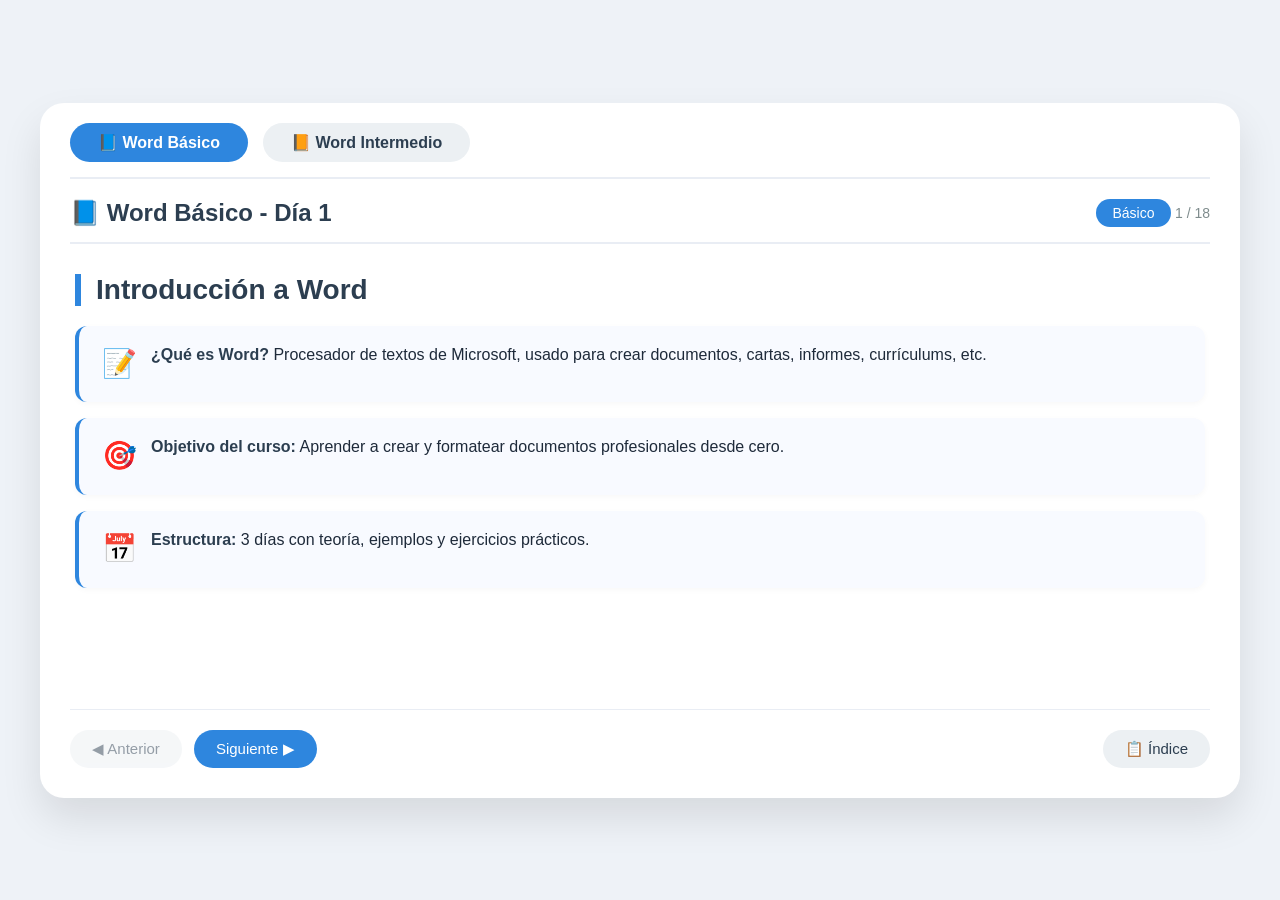
<file: pages/curso-word.html>
<!DOCTYPE html>
<html lang="es">
<head>
    <meta charset="UTF-8">
    <meta name="viewport" content="width=device-width, initial-scale=1.0">
    <title>Curso Word Básico-Intermedio - LD SmartLab</title>
    <link rel="stylesheet" href="../css/presentation.css">
    <style>
        :root {
            --primary-color: #2e86de;
            --primary-hover: #1a6fb5;
            --accent-color: #e67e22;
            --accent-hover: #ca6f1e;
        }
    </style>
</head>
<body>
    <div class="presentation-container" id="app">
        <div class="course-selector" id="courseSelector"></div>

        <div class="header">
            <h1 id="mainTitle"></h1>
            <div>
                <span class="badge badge-basico" id="badgeLevel"></span>
                <span class="slide-counter" id="slideCounter"></span>
            </div>
        </div>

        <div class="slide-content" id="slideContent"></div>

        <div class="navigation">
            <div class="nav-buttons">
                <button id="prevBtn">◀ Anterior</button>
                <button id="nextBtn" class="primary">Siguiente ▶</button>
            </div>
            <div class="nav-buttons">
                <button id="indexBtn" class="index-btn">📋 Índice</button>
            </div>
        </div>
    </div>

    <div class="modal-overlay" id="indexModal">
        <div class="modal-box">
            <h3 id="modalTitle">📋 Índice</h3>
            <div id="indexList"></div>
            <button class="close-modal" id="closeModalBtn">Cerrar</button>
        </div>
    </div>

    <script src="../js/data/word.js"></script>
    <script src="../js/presentation-engine.js"></script>
    <script>
        PresentationEngine.init({
            title: 'Word',
            emoji: '📘',
            levels: {
                basico:     { label: 'Básico',     emoji: '📘', slides: CURSO_WORD_BASICO },
                intermedio: { label: 'Intermedio', emoji: '📙', slides: CURSO_WORD_INTERMEDIO }
            }
        });
    </script>
</body>
</html>
</file>
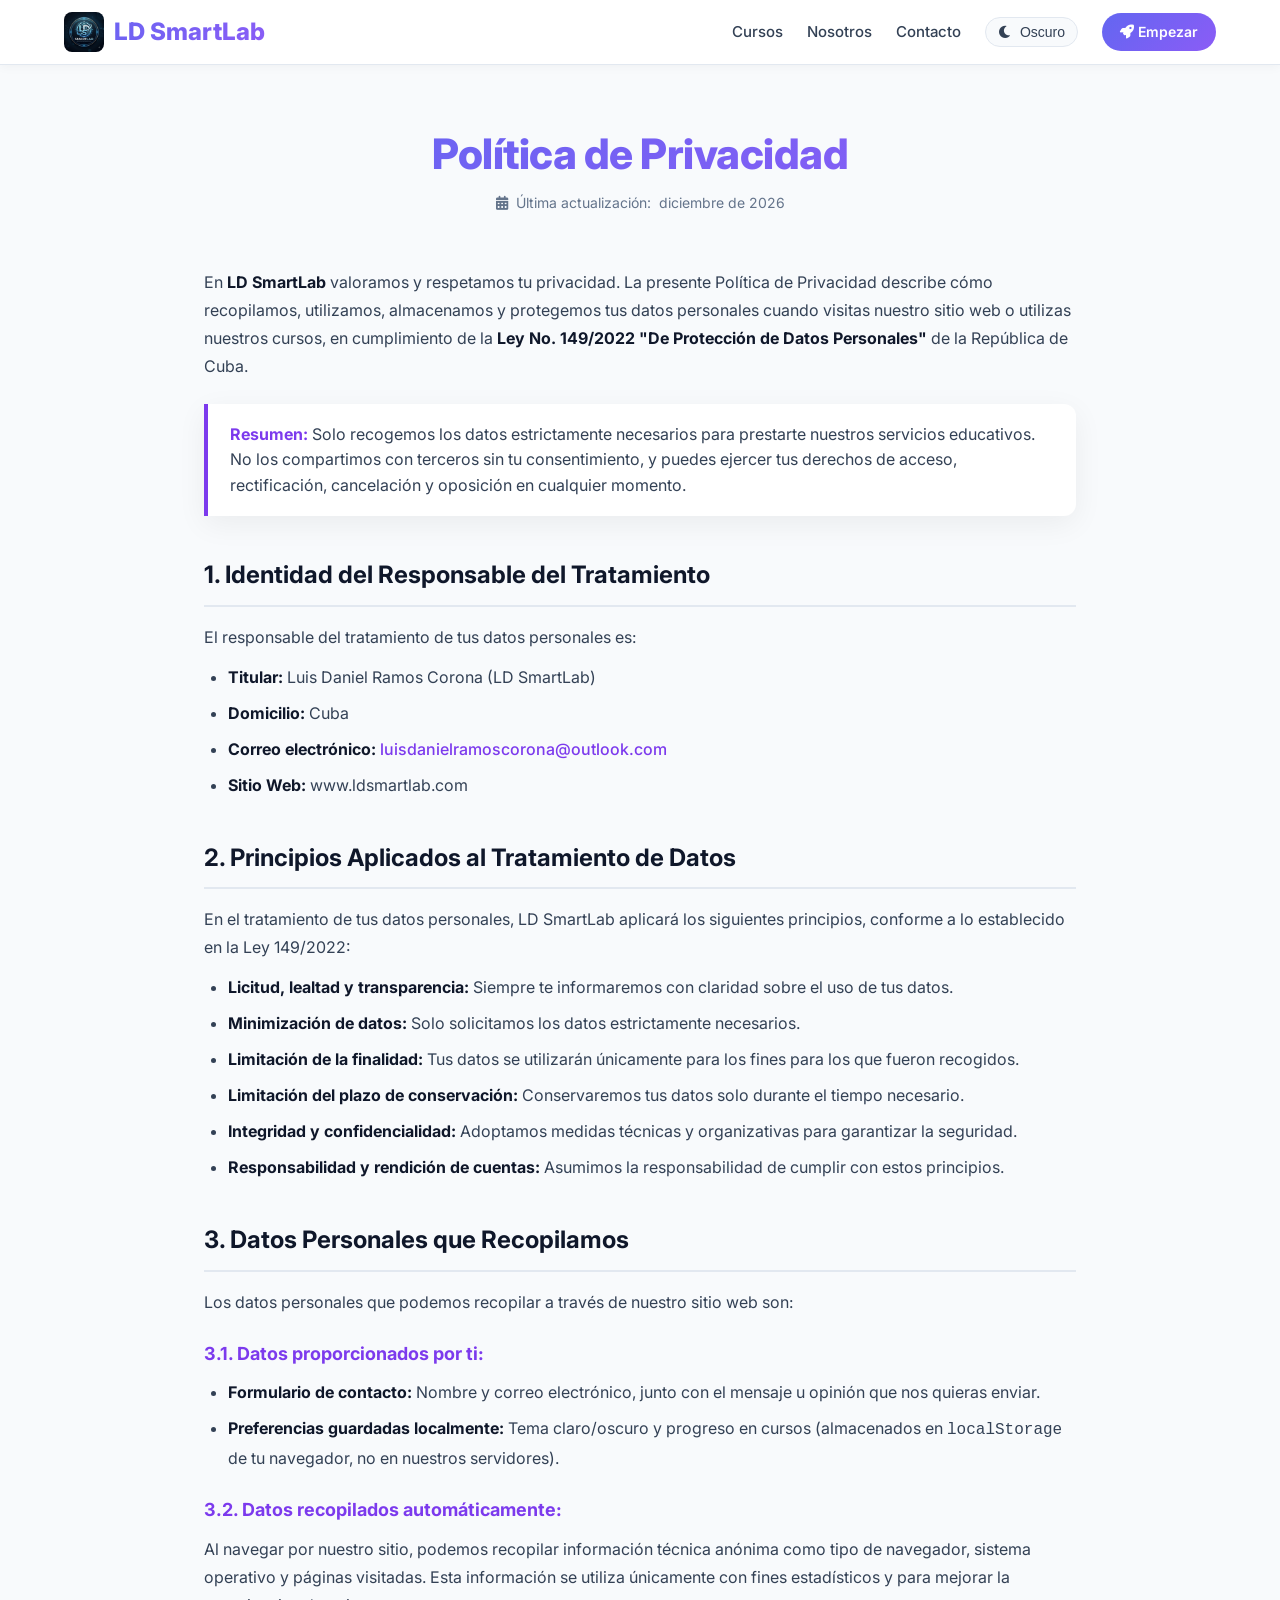
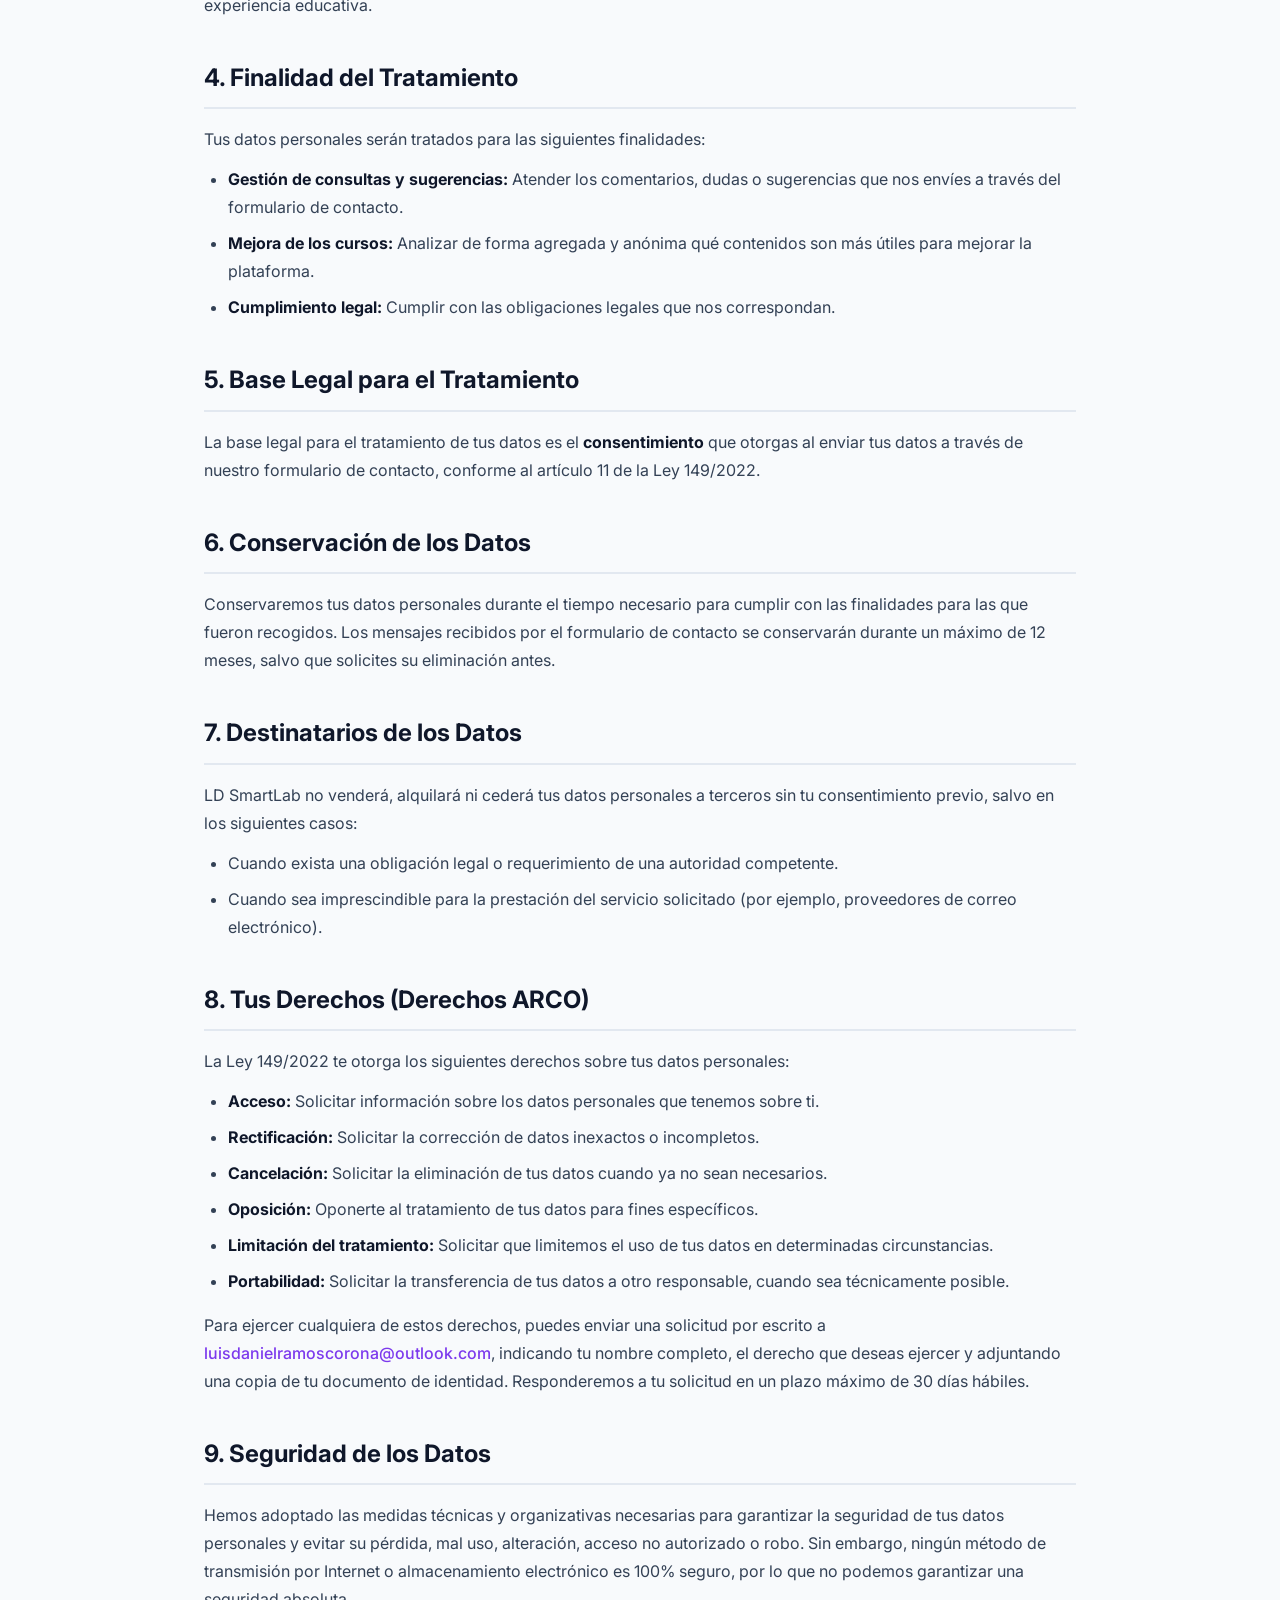
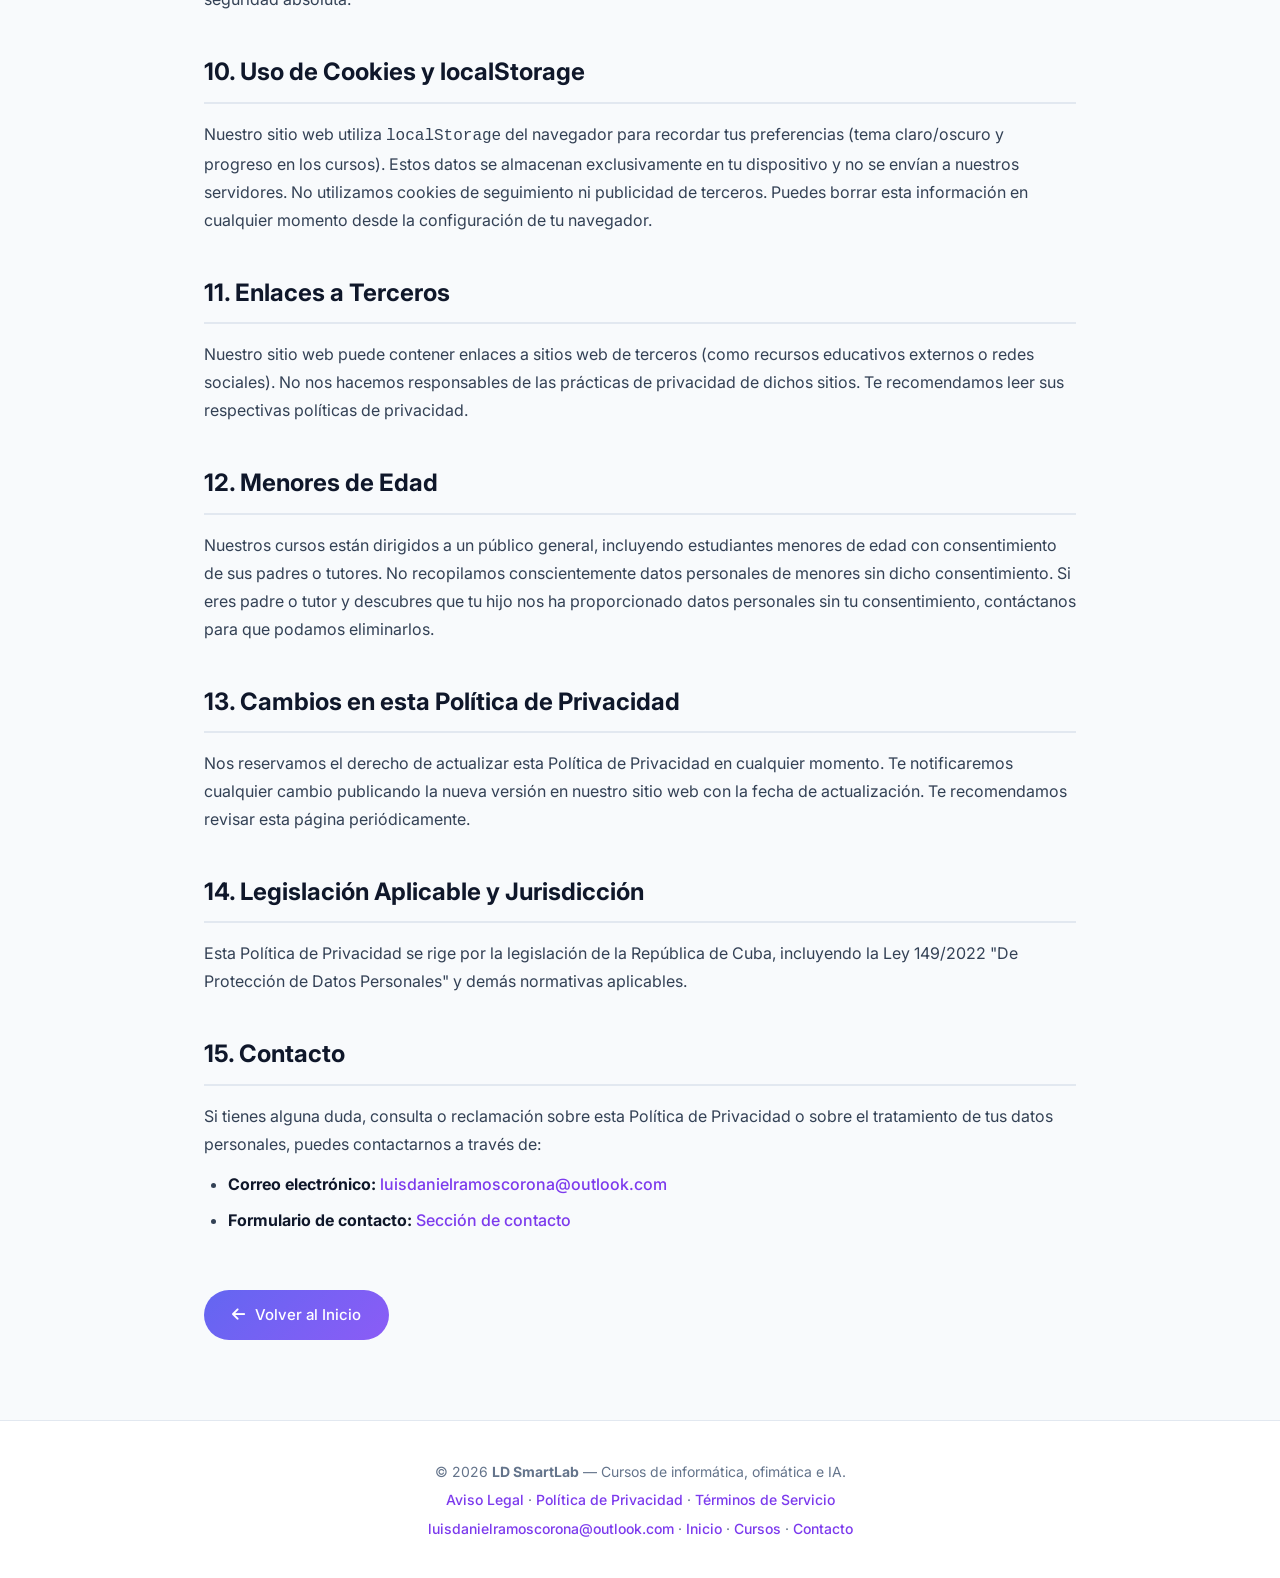
<file: pages/politica-privacidad.html>
<!DOCTYPE html>
<html lang="es">
<head>
    <meta charset="UTF-8">
    <meta name="viewport" content="width=device-width, initial-scale=1.0">
    <title>Política de Privacidad - LD SmartLab</title>
    <meta name="description" content="Política de Privacidad de LD SmartLab: cómo tratamos tus datos personales.">
    <meta name="author" content="LD SmartLab — Luis Daniel Ramos Corona">

    <link rel="stylesheet" href="https://cdnjs.cloudflare.com/ajax/libs/font-awesome/6.0.0-beta3/css/all.min.css">
    <link href="https://fonts.googleapis.com/css2?family=Inter:wght@400;500;600;700;800&display=swap" rel="stylesheet">
    <link rel="stylesheet" href="../css/home.css">
    <link rel="stylesheet" href="../css/legal.css">
</head>
<body>

    <!-- ========== NAVBAR ========== -->
    <nav class="navbar" id="navbar">
        <div class="container">
            <a href="../index.html" class="logo">
                <img src="../assets/img/logo.png" alt="LD SmartLab Logo">
                LD SmartLab
            </a>
            <button class="hamburger" id="hamburger" aria-label="Menú">
                <span></span><span></span><span></span>
            </button>
            <div class="nav-links" id="navLinks">
                <a href="../index.html#cursos">Cursos</a>
                <a href="../index.html#about">Nosotros</a>
                <a href="../index.html#contacto">Contacto</a>
                <button class="theme-toggle" id="themeToggle" aria-label="Cambiar tema">
                    <i class="fas fa-moon"></i> <span id="themeLabel">Oscuro</span>
                </button>
                <a href="../index.html#cursos" class="btn-nav"><i class="fas fa-rocket"></i> Empezar</a>
            </div>
        </div>
    </nav>

    <!-- ========== POLÍTICA DE PRIVACIDAD ========== -->
    <main class="legal-page">
        <div class="legal-header">
            <h1>Política de Privacidad</h1>
            <p class="last-update"><i class="fas fa-calendar-alt"></i> Última actualización: <span id="lastUpdate">2026</span></p>
        </div>

        <p>En <strong>LD SmartLab</strong> valoramos y respetamos tu privacidad. La presente Política de Privacidad describe cómo recopilamos, utilizamos, almacenamos y protegemos tus datos personales cuando visitas nuestro sitio web o utilizas nuestros cursos, en cumplimiento de la <strong>Ley No. 149/2022 "De Protección de Datos Personales"</strong> de la República de Cuba.</p>

        <div class="legal-highlight">
            <strong>Resumen:</strong> Solo recogemos los datos estrictamente necesarios para prestarte nuestros servicios educativos. No los compartimos con terceros sin tu consentimiento, y puedes ejercer tus derechos de acceso, rectificación, cancelación y oposición en cualquier momento.
        </div>

        <h2>1. Identidad del Responsable del Tratamiento</h2>
        <p>El responsable del tratamiento de tus datos personales es:</p>
        <ul>
            <li><strong>Titular:</strong> Luis Daniel Ramos Corona (LD SmartLab)</li>
            <li><strong>Domicilio:</strong> Cuba</li>
            <li><strong>Correo electrónico:</strong> <a href="mailto:luisdanielramoscorona@outlook.com">luisdanielramoscorona@outlook.com</a></li>
            <li><strong>Sitio Web:</strong> www.ldsmartlab.com</li>
        </ul>

        <h2>2. Principios Aplicados al Tratamiento de Datos</h2>
        <p>En el tratamiento de tus datos personales, LD SmartLab aplicará los siguientes principios, conforme a lo establecido en la Ley 149/2022:</p>
        <ul>
            <li><strong>Licitud, lealtad y transparencia:</strong> Siempre te informaremos con claridad sobre el uso de tus datos.</li>
            <li><strong>Minimización de datos:</strong> Solo solicitamos los datos estrictamente necesarios.</li>
            <li><strong>Limitación de la finalidad:</strong> Tus datos se utilizarán únicamente para los fines para los que fueron recogidos.</li>
            <li><strong>Limitación del plazo de conservación:</strong> Conservaremos tus datos solo durante el tiempo necesario.</li>
            <li><strong>Integridad y confidencialidad:</strong> Adoptamos medidas técnicas y organizativas para garantizar la seguridad.</li>
            <li><strong>Responsabilidad y rendición de cuentas:</strong> Asumimos la responsabilidad de cumplir con estos principios.</li>
        </ul>

        <h2>3. Datos Personales que Recopilamos</h2>
        <p>Los datos personales que podemos recopilar a través de nuestro sitio web son:</p>
        <h3>3.1. Datos proporcionados por ti:</h3>
        <ul>
            <li><strong>Formulario de contacto:</strong> Nombre y correo electrónico, junto con el mensaje u opinión que nos quieras enviar.</li>
            <li><strong>Preferencias guardadas localmente:</strong> Tema claro/oscuro y progreso en cursos (almacenados en <code>localStorage</code> de tu navegador, no en nuestros servidores).</li>
        </ul>
        <h3>3.2. Datos recopilados automáticamente:</h3>
        <p>Al navegar por nuestro sitio, podemos recopilar información técnica anónima como tipo de navegador, sistema operativo y páginas visitadas. Esta información se utiliza únicamente con fines estadísticos y para mejorar la experiencia educativa.</p>

        <h2>4. Finalidad del Tratamiento</h2>
        <p>Tus datos personales serán tratados para las siguientes finalidades:</p>
        <ul>
            <li><strong>Gestión de consultas y sugerencias:</strong> Atender los comentarios, dudas o sugerencias que nos envíes a través del formulario de contacto.</li>
            <li><strong>Mejora de los cursos:</strong> Analizar de forma agregada y anónima qué contenidos son más útiles para mejorar la plataforma.</li>
            <li><strong>Cumplimiento legal:</strong> Cumplir con las obligaciones legales que nos correspondan.</li>
        </ul>

        <h2>5. Base Legal para el Tratamiento</h2>
        <p>La base legal para el tratamiento de tus datos es el <strong>consentimiento</strong> que otorgas al enviar tus datos a través de nuestro formulario de contacto, conforme al artículo 11 de la Ley 149/2022.</p>

        <h2>6. Conservación de los Datos</h2>
        <p>Conservaremos tus datos personales durante el tiempo necesario para cumplir con las finalidades para las que fueron recogidos. Los mensajes recibidos por el formulario de contacto se conservarán durante un máximo de 12 meses, salvo que solicites su eliminación antes.</p>

        <h2>7. Destinatarios de los Datos</h2>
        <p>LD SmartLab no venderá, alquilará ni cederá tus datos personales a terceros sin tu consentimiento previo, salvo en los siguientes casos:</p>
        <ul>
            <li>Cuando exista una obligación legal o requerimiento de una autoridad competente.</li>
            <li>Cuando sea imprescindible para la prestación del servicio solicitado (por ejemplo, proveedores de correo electrónico).</li>
        </ul>

        <h2>8. Tus Derechos (Derechos ARCO)</h2>
        <p>La Ley 149/2022 te otorga los siguientes derechos sobre tus datos personales:</p>
        <ul>
            <li><strong>Acceso:</strong> Solicitar información sobre los datos personales que tenemos sobre ti.</li>
            <li><strong>Rectificación:</strong> Solicitar la corrección de datos inexactos o incompletos.</li>
            <li><strong>Cancelación:</strong> Solicitar la eliminación de tus datos cuando ya no sean necesarios.</li>
            <li><strong>Oposición:</strong> Oponerte al tratamiento de tus datos para fines específicos.</li>
            <li><strong>Limitación del tratamiento:</strong> Solicitar que limitemos el uso de tus datos en determinadas circunstancias.</li>
            <li><strong>Portabilidad:</strong> Solicitar la transferencia de tus datos a otro responsable, cuando sea técnicamente posible.</li>
        </ul>
        <p>Para ejercer cualquiera de estos derechos, puedes enviar una solicitud por escrito a <a href="mailto:luisdanielramoscorona@outlook.com">luisdanielramoscorona@outlook.com</a>, indicando tu nombre completo, el derecho que deseas ejercer y adjuntando una copia de tu documento de identidad. Responderemos a tu solicitud en un plazo máximo de 30 días hábiles.</p>

        <h2>9. Seguridad de los Datos</h2>
        <p>Hemos adoptado las medidas técnicas y organizativas necesarias para garantizar la seguridad de tus datos personales y evitar su pérdida, mal uso, alteración, acceso no autorizado o robo. Sin embargo, ningún método de transmisión por Internet o almacenamiento electrónico es 100% seguro, por lo que no podemos garantizar una seguridad absoluta.</p>

        <h2>10. Uso de Cookies y localStorage</h2>
        <p>Nuestro sitio web utiliza <code>localStorage</code> del navegador para recordar tus preferencias (tema claro/oscuro y progreso en los cursos). Estos datos se almacenan exclusivamente en tu dispositivo y no se envían a nuestros servidores. No utilizamos cookies de seguimiento ni publicidad de terceros. Puedes borrar esta información en cualquier momento desde la configuración de tu navegador.</p>

        <h2>11. Enlaces a Terceros</h2>
        <p>Nuestro sitio web puede contener enlaces a sitios web de terceros (como recursos educativos externos o redes sociales). No nos hacemos responsables de las prácticas de privacidad de dichos sitios. Te recomendamos leer sus respectivas políticas de privacidad.</p>

        <h2>12. Menores de Edad</h2>
        <p>Nuestros cursos están dirigidos a un público general, incluyendo estudiantes menores de edad con consentimiento de sus padres o tutores. No recopilamos conscientemente datos personales de menores sin dicho consentimiento. Si eres padre o tutor y descubres que tu hijo nos ha proporcionado datos personales sin tu consentimiento, contáctanos para que podamos eliminarlos.</p>

        <h2>13. Cambios en esta Política de Privacidad</h2>
        <p>Nos reservamos el derecho de actualizar esta Política de Privacidad en cualquier momento. Te notificaremos cualquier cambio publicando la nueva versión en nuestro sitio web con la fecha de actualización. Te recomendamos revisar esta página periódicamente.</p>

        <h2>14. Legislación Aplicable y Jurisdicción</h2>
        <p>Esta Política de Privacidad se rige por la legislación de la República de Cuba, incluyendo la Ley 149/2022 "De Protección de Datos Personales" y demás normativas aplicables.</p>

        <h2>15. Contacto</h2>
        <p>Si tienes alguna duda, consulta o reclamación sobre esta Política de Privacidad o sobre el tratamiento de tus datos personales, puedes contactarnos a través de:</p>
        <ul>
            <li><strong>Correo electrónico:</strong> <a href="mailto:luisdanielramoscorona@outlook.com">luisdanielramoscorona@outlook.com</a></li>
            <li><strong>Formulario de contacto:</strong> <a href="../index.html#contacto">Sección de contacto</a></li>
        </ul>

        <a href="../index.html" class="legal-back-btn"><i class="fas fa-arrow-left"></i> Volver al Inicio</a>
    </main>

    <!-- ========== FOOTER ========== -->
    <footer class="footer">
        <div class="container">
            <p>&copy; 2026 <strong>LD SmartLab</strong> — Cursos de informática, ofimática e IA.</p>
            <p class="footer-links">
                <a href="aviso-legal.html">Aviso Legal</a> ·
                <a href="politica-privacidad.html">Política de Privacidad</a> ·
                <a href="terminos-servicio.html">Términos de Servicio</a>
            </p>
            <p class="footer-links">
                <a href="mailto:luisdanielramoscorona@outlook.com">luisdanielramoscorona@outlook.com</a> ·
                <a href="../index.html">Inicio</a> ·
                <a href="../index.html#cursos">Cursos</a> ·
                <a href="../index.html#contacto">Contacto</a>
            </p>
        </div>
    </footer>

    <script src="../js/home.js"></script>
    <script>
        document.getElementById('lastUpdate').textContent =
            new Date().toLocaleDateString('es-ES', { year: 'numeric', month: 'long' });
    </script>
</body>
</html>
</file>
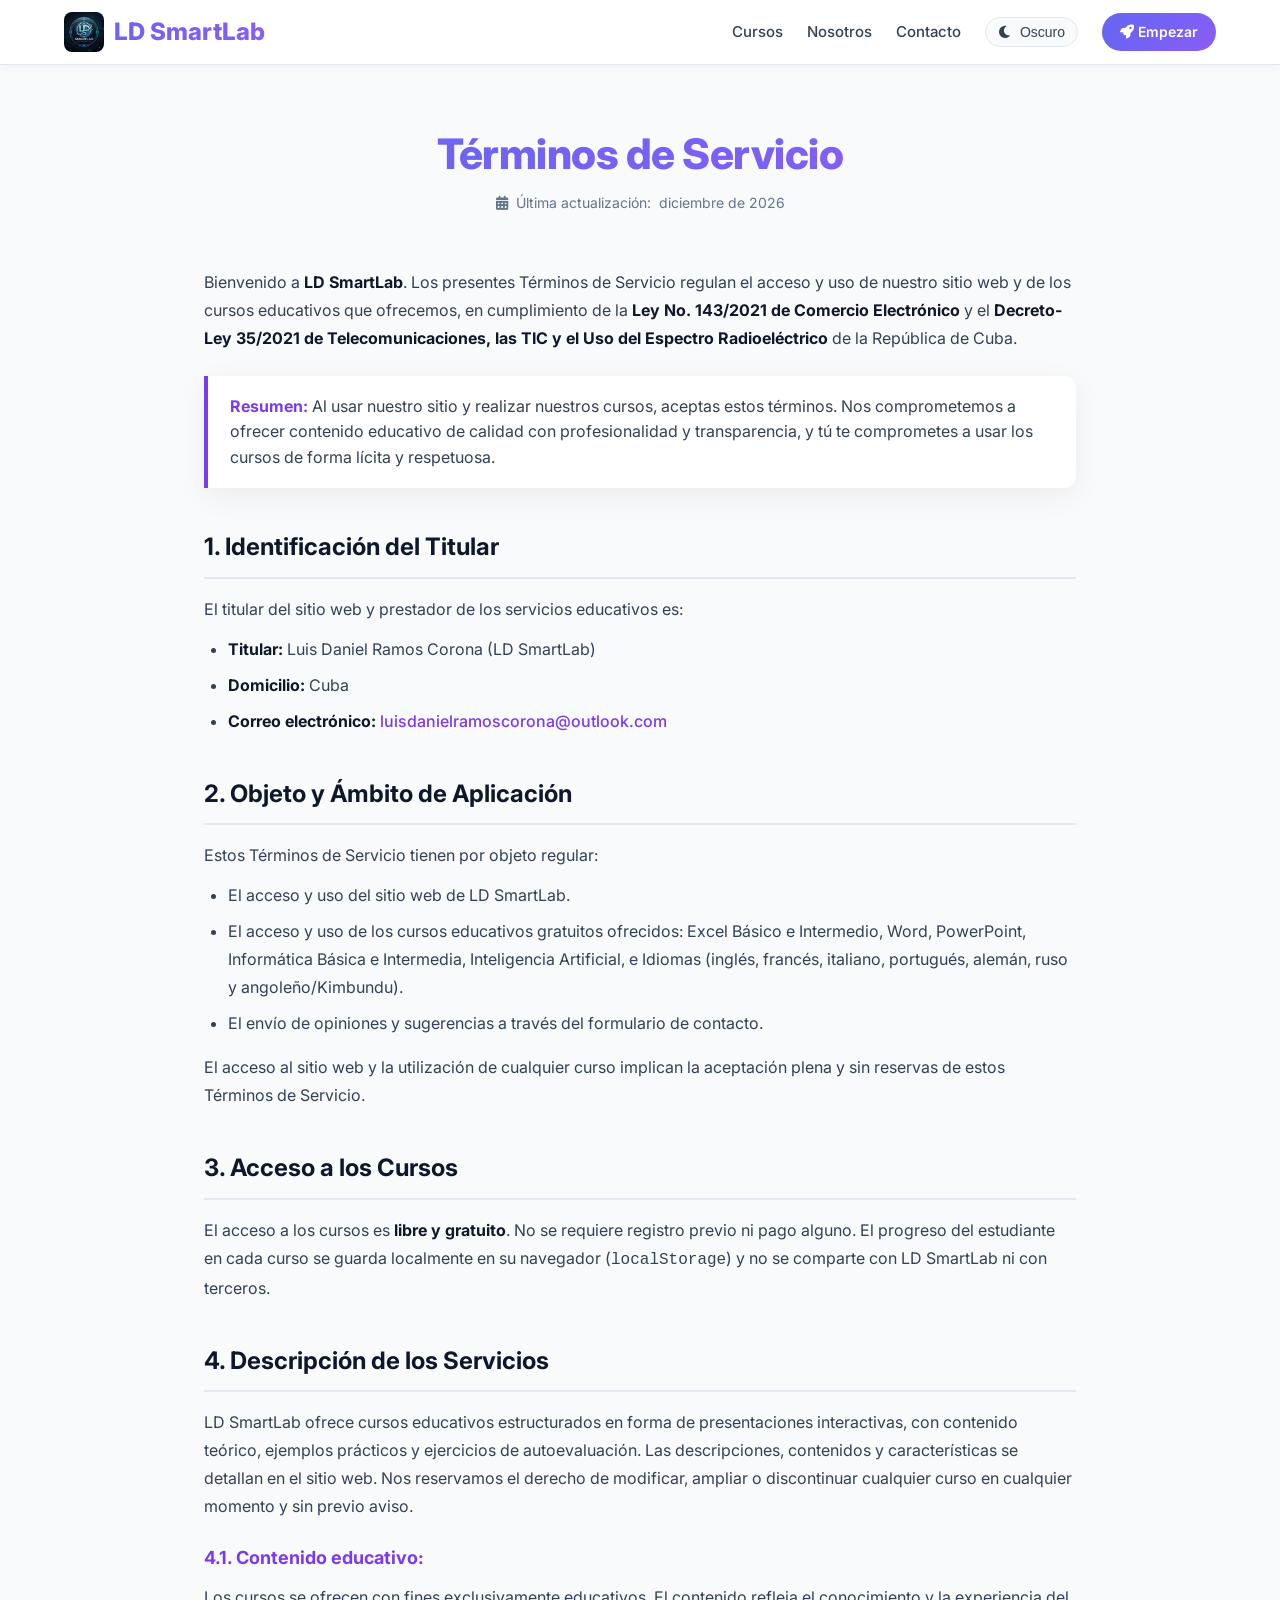
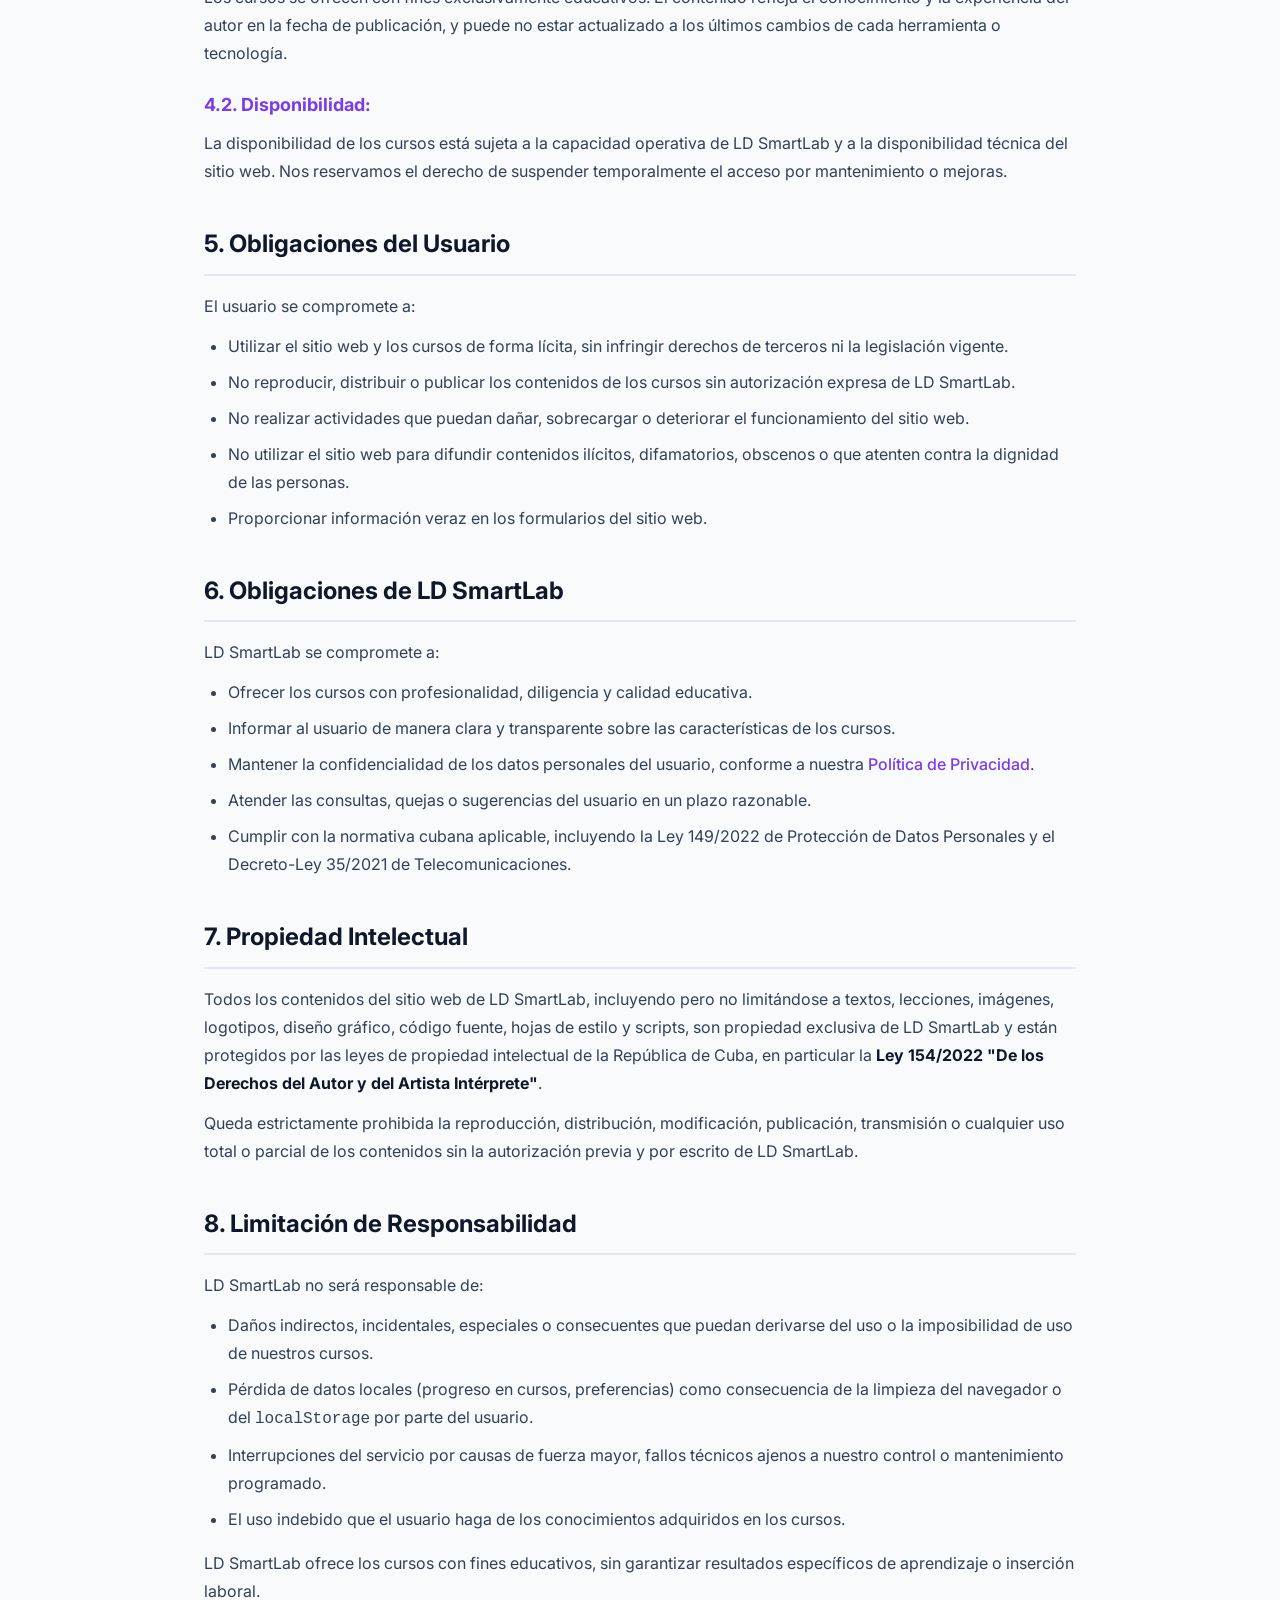
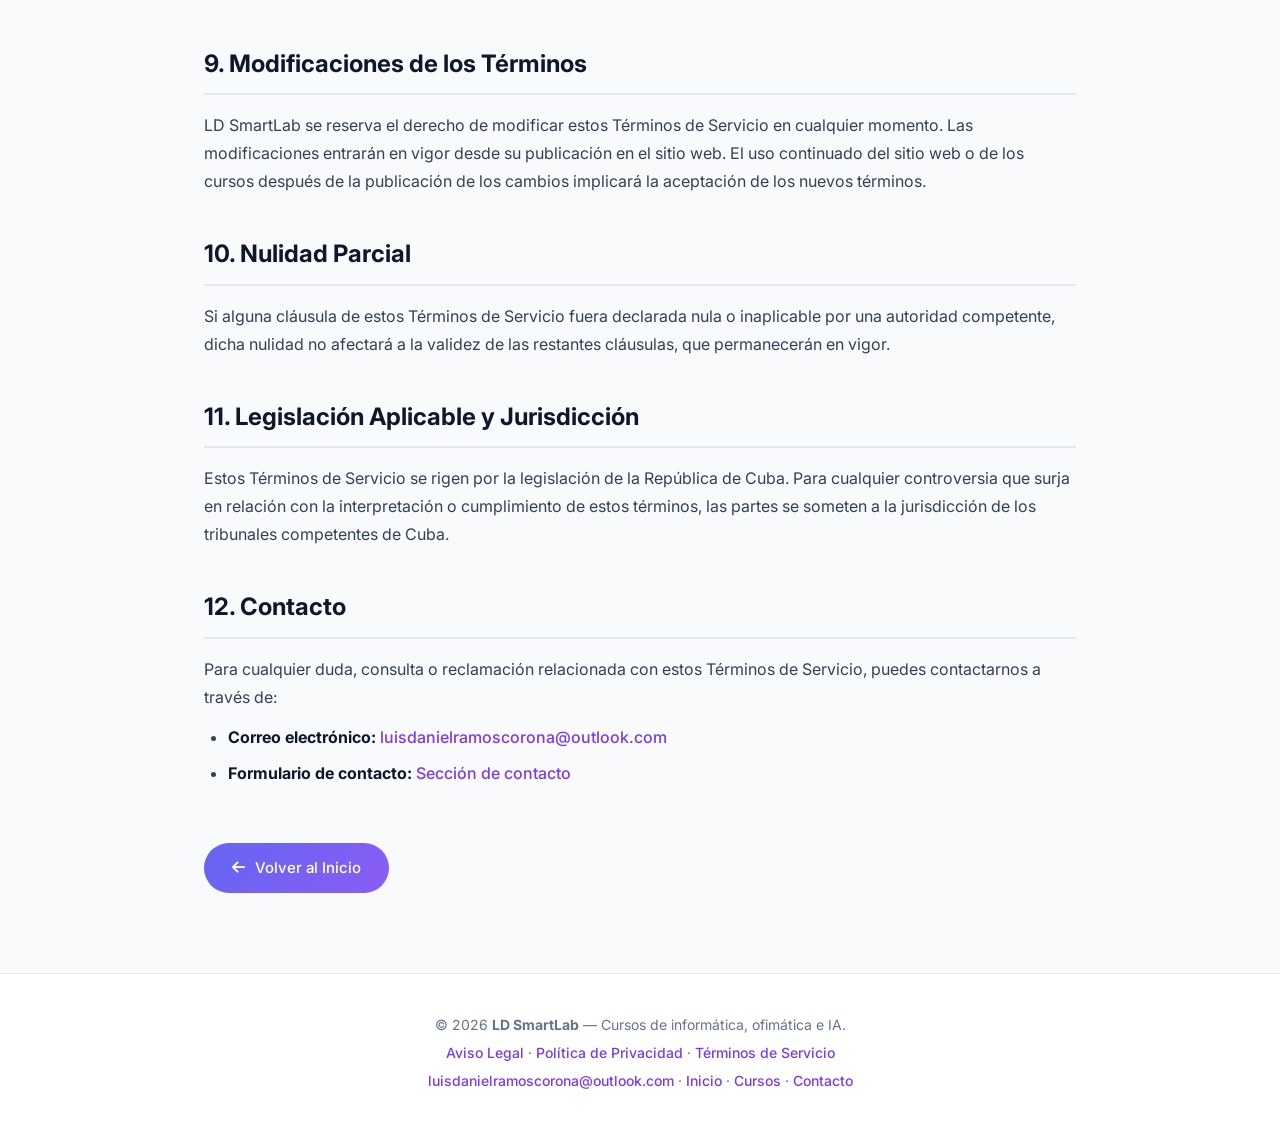
<file: pages/terminos-servicio.html>
<!DOCTYPE html>
<html lang="es">
<head>
    <meta charset="UTF-8">
    <meta name="viewport" content="width=device-width, initial-scale=1.0">
    <title>Términos de Servicio - LD SmartLab</title>
    <meta name="description" content="Términos de Servicio de la plataforma educativa LD SmartLab.">
    <meta name="author" content="LD SmartLab — Luis Daniel Ramos Corona">

    <link rel="stylesheet" href="https://cdnjs.cloudflare.com/ajax/libs/font-awesome/6.0.0-beta3/css/all.min.css">
    <link href="https://fonts.googleapis.com/css2?family=Inter:wght@400;500;600;700;800&display=swap" rel="stylesheet">
    <link rel="stylesheet" href="../css/home.css">
    <link rel="stylesheet" href="../css/legal.css">
</head>
<body>

    <!-- ========== NAVBAR ========== -->
    <nav class="navbar" id="navbar">
        <div class="container">
            <a href="../index.html" class="logo">
                <img src="../assets/img/logo.png" alt="LD SmartLab Logo">
                LD SmartLab
            </a>
            <button class="hamburger" id="hamburger" aria-label="Menú">
                <span></span><span></span><span></span>
            </button>
            <div class="nav-links" id="navLinks">
                <a href="../index.html#cursos">Cursos</a>
                <a href="../index.html#about">Nosotros</a>
                <a href="../index.html#contacto">Contacto</a>
                <button class="theme-toggle" id="themeToggle" aria-label="Cambiar tema">
                    <i class="fas fa-moon"></i> <span id="themeLabel">Oscuro</span>
                </button>
                <a href="../index.html#cursos" class="btn-nav"><i class="fas fa-rocket"></i> Empezar</a>
            </div>
        </div>
    </nav>

    <!-- ========== TÉRMINOS DE SERVICIO ========== -->
    <main class="legal-page">
        <div class="legal-header">
            <h1>Términos de Servicio</h1>
            <p class="last-update"><i class="fas fa-calendar-alt"></i> Última actualización: <span id="lastUpdate">2026</span></p>
        </div>

        <p>Bienvenido a <strong>LD SmartLab</strong>. Los presentes Términos de Servicio regulan el acceso y uso de nuestro sitio web y de los cursos educativos que ofrecemos, en cumplimiento de la <strong>Ley No. 143/2021 de Comercio Electrónico</strong> y el <strong>Decreto-Ley 35/2021 de Telecomunicaciones, las TIC y el Uso del Espectro Radioeléctrico</strong> de la República de Cuba.</p>

        <div class="legal-highlight">
            <strong>Resumen:</strong> Al usar nuestro sitio y realizar nuestros cursos, aceptas estos términos. Nos comprometemos a ofrecer contenido educativo de calidad con profesionalidad y transparencia, y tú te comprometes a usar los cursos de forma lícita y respetuosa.
        </div>

        <h2>1. Identificación del Titular</h2>
        <p>El titular del sitio web y prestador de los servicios educativos es:</p>
        <ul>
            <li><strong>Titular:</strong> Luis Daniel Ramos Corona (LD SmartLab)</li>
            <li><strong>Domicilio:</strong> Cuba</li>
            <li><strong>Correo electrónico:</strong> <a href="mailto:luisdanielramoscorona@outlook.com">luisdanielramoscorona@outlook.com</a></li>
        </ul>

        <h2>2. Objeto y Ámbito de Aplicación</h2>
        <p>Estos Términos de Servicio tienen por objeto regular:</p>
        <ul>
            <li>El acceso y uso del sitio web de LD SmartLab.</li>
            <li>El acceso y uso de los cursos educativos gratuitos ofrecidos: Excel Básico e Intermedio, Word, PowerPoint, Informática Básica e Intermedia, Inteligencia Artificial, e Idiomas (inglés, francés, italiano, portugués, alemán, ruso y angoleño/Kimbundu).</li>
            <li>El envío de opiniones y sugerencias a través del formulario de contacto.</li>
        </ul>
        <p>El acceso al sitio web y la utilización de cualquier curso implican la aceptación plena y sin reservas de estos Términos de Servicio.</p>

        <h2>3. Acceso a los Cursos</h2>
        <p>El acceso a los cursos es <strong>libre y gratuito</strong>. No se requiere registro previo ni pago alguno. El progreso del estudiante en cada curso se guarda localmente en su navegador (<code>localStorage</code>) y no se comparte con LD SmartLab ni con terceros.</p>

        <h2>4. Descripción de los Servicios</h2>
        <p>LD SmartLab ofrece cursos educativos estructurados en forma de presentaciones interactivas, con contenido teórico, ejemplos prácticos y ejercicios de autoevaluación. Las descripciones, contenidos y características se detallan en el sitio web. Nos reservamos el derecho de modificar, ampliar o discontinuar cualquier curso en cualquier momento y sin previo aviso.</p>
        <h3>4.1. Contenido educativo:</h3>
        <p>Los cursos se ofrecen con fines exclusivamente educativos. El contenido refleja el conocimiento y la experiencia del autor en la fecha de publicación, y puede no estar actualizado a los últimos cambios de cada herramienta o tecnología.</p>
        <h3>4.2. Disponibilidad:</h3>
        <p>La disponibilidad de los cursos está sujeta a la capacidad operativa de LD SmartLab y a la disponibilidad técnica del sitio web. Nos reservamos el derecho de suspender temporalmente el acceso por mantenimiento o mejoras.</p>

        <h2>5. Obligaciones del Usuario</h2>
        <p>El usuario se compromete a:</p>
        <ul>
            <li>Utilizar el sitio web y los cursos de forma lícita, sin infringir derechos de terceros ni la legislación vigente.</li>
            <li>No reproducir, distribuir o publicar los contenidos de los cursos sin autorización expresa de LD SmartLab.</li>
            <li>No realizar actividades que puedan dañar, sobrecargar o deteriorar el funcionamiento del sitio web.</li>
            <li>No utilizar el sitio web para difundir contenidos ilícitos, difamatorios, obscenos o que atenten contra la dignidad de las personas.</li>
            <li>Proporcionar información veraz en los formularios del sitio web.</li>
        </ul>

        <h2>6. Obligaciones de LD SmartLab</h2>
        <p>LD SmartLab se compromete a:</p>
        <ul>
            <li>Ofrecer los cursos con profesionalidad, diligencia y calidad educativa.</li>
            <li>Informar al usuario de manera clara y transparente sobre las características de los cursos.</li>
            <li>Mantener la confidencialidad de los datos personales del usuario, conforme a nuestra <a href="politica-privacidad.html">Política de Privacidad</a>.</li>
            <li>Atender las consultas, quejas o sugerencias del usuario en un plazo razonable.</li>
            <li>Cumplir con la normativa cubana aplicable, incluyendo la Ley 149/2022 de Protección de Datos Personales y el Decreto-Ley 35/2021 de Telecomunicaciones.</li>
        </ul>

        <h2>7. Propiedad Intelectual</h2>
        <p>Todos los contenidos del sitio web de LD SmartLab, incluyendo pero no limitándose a textos, lecciones, imágenes, logotipos, diseño gráfico, código fuente, hojas de estilo y scripts, son propiedad exclusiva de LD SmartLab y están protegidos por las leyes de propiedad intelectual de la República de Cuba, en particular la <strong>Ley 154/2022 "De los Derechos del Autor y del Artista Intérprete"</strong>.</p>
        <p>Queda estrictamente prohibida la reproducción, distribución, modificación, publicación, transmisión o cualquier uso total o parcial de los contenidos sin la autorización previa y por escrito de LD SmartLab.</p>

        <h2>8. Limitación de Responsabilidad</h2>
        <p>LD SmartLab no será responsable de:</p>
        <ul>
            <li>Daños indirectos, incidentales, especiales o consecuentes que puedan derivarse del uso o la imposibilidad de uso de nuestros cursos.</li>
            <li>Pérdida de datos locales (progreso en cursos, preferencias) como consecuencia de la limpieza del navegador o del <code>localStorage</code> por parte del usuario.</li>
            <li>Interrupciones del servicio por causas de fuerza mayor, fallos técnicos ajenos a nuestro control o mantenimiento programado.</li>
            <li>El uso indebido que el usuario haga de los conocimientos adquiridos en los cursos.</li>
        </ul>
        <p>LD SmartLab ofrece los cursos con fines educativos, sin garantizar resultados específicos de aprendizaje o inserción laboral.</p>

        <h2>9. Modificaciones de los Términos</h2>
        <p>LD SmartLab se reserva el derecho de modificar estos Términos de Servicio en cualquier momento. Las modificaciones entrarán en vigor desde su publicación en el sitio web. El uso continuado del sitio web o de los cursos después de la publicación de los cambios implicará la aceptación de los nuevos términos.</p>

        <h2>10. Nulidad Parcial</h2>
        <p>Si alguna cláusula de estos Términos de Servicio fuera declarada nula o inaplicable por una autoridad competente, dicha nulidad no afectará a la validez de las restantes cláusulas, que permanecerán en vigor.</p>

        <h2>11. Legislación Aplicable y Jurisdicción</h2>
        <p>Estos Términos de Servicio se rigen por la legislación de la República de Cuba. Para cualquier controversia que surja en relación con la interpretación o cumplimiento de estos términos, las partes se someten a la jurisdicción de los tribunales competentes de Cuba.</p>

        <h2>12. Contacto</h2>
        <p>Para cualquier duda, consulta o reclamación relacionada con estos Términos de Servicio, puedes contactarnos a través de:</p>
        <ul>
            <li><strong>Correo electrónico:</strong> <a href="mailto:luisdanielramoscorona@outlook.com">luisdanielramoscorona@outlook.com</a></li>
            <li><strong>Formulario de contacto:</strong> <a href="../index.html#contacto">Sección de contacto</a></li>
        </ul>

        <a href="../index.html" class="legal-back-btn"><i class="fas fa-arrow-left"></i> Volver al Inicio</a>
    </main>

    <!-- ========== FOOTER ========== -->
    <footer class="footer">
        <div class="container">
            <p>&copy; 2026 <strong>LD SmartLab</strong> — Cursos de informática, ofimática e IA.</p>
            <p class="footer-links">
                <a href="aviso-legal.html">Aviso Legal</a> ·
                <a href="politica-privacidad.html">Política de Privacidad</a> ·
                <a href="terminos-servicio.html">Términos de Servicio</a>
            </p>
            <p class="footer-links">
                <a href="mailto:luisdanielramoscorona@outlook.com">luisdanielramoscorona@outlook.com</a> ·
                <a href="../index.html">Inicio</a> ·
                <a href="../index.html#cursos">Cursos</a> ·
                <a href="../index.html#contacto">Contacto</a>
            </p>
        </div>
    </footer>

    <script src="../js/home.js"></script>
    <script>
        document.getElementById('lastUpdate').textContent =
            new Date().toLocaleDateString('es-ES', { year: 'numeric', month: 'long' });
    </script>
</body>
</html>
</file>
<file: css/home.css>
/* ============================================================
   LD SmartLab - Home
   ============================================================ */

:root {
    --bg-primary: #f8fafc;
    --bg-secondary: #ffffff;
    --bg-card: #ffffff;
    --text-primary: #0f172a;
    --text-secondary: #334155;
    --text-light: #64748b;
    --border-color: #e2e8f0;
    --shadow: 0 8px 30px rgba(0, 0, 0, 0.06);
    --shadow-hover: 0 12px 40px rgba(0, 0, 0, 0.12);
    --gradient-start: #6366f1;
    --gradient-end: #8b5cf6;
    --gradient: linear-gradient(135deg, var(--gradient-start), var(--gradient-end));
    --accent: #7c3aed;
    --radius: 20px;
    --transition: 0.3s cubic-bezier(0.4, 0, 0.2, 1);
    --font: 'Inter', sans-serif;
}

[data-theme="dark"] {
    --bg-primary: #0f172a;
    --bg-secondary: #1e293b;
    --bg-card: #1e293b;
    --text-primary: #f1f5f9;
    --text-secondary: #cbd5e1;
    --text-light: #94a3b8;
    --border-color: #334155;
    --shadow: 0 8px 30px rgba(0, 0, 0, 0.3);
    --shadow-hover: 0 12px 40px rgba(0, 0, 0, 0.5);
}

* { margin: 0; padding: 0; box-sizing: border-box; }
html { scroll-behavior: smooth; }

body {
    font-family: var(--font);
    background: var(--bg-primary);
    color: var(--text-primary);
    transition: background 0.3s, color 0.3s;
    line-height: 1.6;
}

a { text-decoration: none; color: inherit; }

.container {
    max-width: 1200px;
    margin: 0 auto;
    padding: 0 24px;
}

/* ---------- NAVBAR ---------- */
.navbar {
    position: fixed;
    top: 0;
    left: 0;
    width: 100%;
    background: var(--bg-secondary);
    border-bottom: 1px solid var(--border-color);
    padding: 12px 0;
    z-index: 1000;
    transition: background 0.3s, border-color 0.3s;
    box-shadow: 0 2px 10px rgba(0,0,0,0.04);
}
.navbar .container {
    display: flex;
    justify-content: space-between;
    align-items: center;
    flex-wrap: wrap;
}
.logo {
    display: flex;
    align-items: center;
    gap: 10px;
    font-size: 24px;
    font-weight: 800;
    background: var(--gradient);
    -webkit-background-clip: text;
    -webkit-text-fill-color: transparent;
    background-clip: text;
}
.logo img {
    height: 40px;
    -webkit-text-fill-color: initial;
    border-radius: 8px;
}
.nav-links {
    display: flex;
    align-items: center;
    gap: 24px;
    flex-wrap: wrap;
}
.nav-links a {
    font-weight: 500;
    color: var(--text-secondary);
    transition: color 0.2s;
    font-size: 15px;
}
.nav-links a:hover { color: var(--accent); }
.nav-links .btn-nav {
    background: var(--gradient);
    color: #fff !important;
    padding: 8px 18px;
    border-radius: 40px;
    font-weight: 600;
    font-size: 14px;
    transition: transform 0.2s, box-shadow 0.2s;
}
.nav-links .btn-nav:hover {
    transform: translateY(-2px);
    box-shadow: 0 6px 20px rgba(99, 102, 241, 0.35);
}
.theme-toggle {
    background: var(--bg-primary);
    border: 1px solid var(--border-color);
    border-radius: 40px;
    padding: 6px 12px;
    cursor: pointer;
    display: flex;
    align-items: center;
    gap: 8px;
    font-size: 14px;
    color: var(--text-secondary);
    transition: background 0.3s;
}
.theme-toggle:hover { background: var(--border-color); }
.hamburger {
    display: none;
    flex-direction: column;
    gap: 5px;
    cursor: pointer;
    background: none;
    border: none;
    padding: 4px;
}
.hamburger span {
    display: block;
    width: 28px;
    height: 3px;
    background: var(--text-primary);
    border-radius: 4px;
    transition: 0.3s;
}

/* ---------- HERO ---------- */
.hero {
    padding: 140px 0 80px;
    background: var(--bg-primary);
    transition: background 0.3s;
}
.hero .container {
    display: grid;
    grid-template-columns: 1fr 1fr;
    gap: 60px;
    align-items: center;
}
.hero-content h1 {
    font-size: 48px;
    font-weight: 800;
    line-height: 1.15;
    margin-bottom: 20px;
    letter-spacing: -1px;
}
.hero-content h1 span {
    background: var(--gradient);
    -webkit-background-clip: text;
    -webkit-text-fill-color: transparent;
    background-clip: text;
}
.hero-content p {
    font-size: 18px;
    color: var(--text-secondary);
    max-width: 500px;
    margin-bottom: 32px;
}
.hero-buttons {
    display: flex;
    gap: 16px;
    flex-wrap: wrap;
}
.btn-primary {
    background: var(--gradient);
    color: #fff;
    padding: 14px 34px;
    border-radius: 60px;
    font-weight: 600;
    font-size: 16px;
    border: none;
    cursor: pointer;
    transition: transform 0.2s, box-shadow 0.2s;
    display: inline-flex;
    align-items: center;
    gap: 10px;
}
.btn-primary:hover {
    transform: translateY(-3px);
    box-shadow: 0 12px 30px rgba(99, 102, 241, 0.35);
}
.btn-secondary {
    background: var(--bg-secondary);
    color: var(--text-primary);
    padding: 14px 34px;
    border-radius: 60px;
    font-weight: 600;
    font-size: 16px;
    border: 1px solid var(--border-color);
    cursor: pointer;
    transition: background 0.2s, transform 0.2s;
    display: inline-flex;
    align-items: center;
    gap: 10px;
}
.btn-secondary:hover {
    background: var(--border-color);
    transform: translateY(-3px);
}
.hero-image {
    display: flex;
    justify-content: center;
    align-items: center;
}
.hero-logo {
    max-width: 400px;
    width: 100%;
    border-radius: 50%;
    box-shadow: var(--shadow);
    transition: transform 0.3s;
}
.hero-logo:hover { transform: scale(1.03); }

/* ---------- SECCIÓN CURSOS ---------- */
.courses {
    padding: 80px 0;
    background: var(--bg-secondary);
    transition: background 0.3s;
}
.section-header {
    text-align: center;
    margin-bottom: 50px;
}
.section-header h2 {
    font-size: 36px;
    font-weight: 700;
    margin-bottom: 10px;
}
.section-header p {
    color: var(--text-light);
    max-width: 600px;
    margin: 0 auto;
}
.courses-grid {
    display: grid;
    grid-template-columns: repeat(auto-fit, minmax(260px, 1fr));
    gap: 30px;
}
.course-card {
    background: var(--bg-card);
    border-radius: var(--radius);
    padding: 28px 24px;
    box-shadow: var(--shadow);
    transition: all var(--transition);
    border: 1px solid var(--border-color);
    display: flex;
    flex-direction: column;
    align-items: center;
    text-align: center;
}
.course-card:hover {
    transform: translateY(-8px);
    box-shadow: var(--shadow-hover);
}
.course-card .icon {
    font-size: 52px;
    margin-bottom: 16px;
    color: var(--accent);
}
.course-card h3 {
    font-size: 20px;
    font-weight: 700;
    margin-bottom: 8px;
}
.course-card p {
    color: var(--text-light);
    font-size: 15px;
    margin-bottom: 20px;
    flex-grow: 1;
}
.course-card .btn-card {
    background: var(--gradient);
    color: #fff;
    padding: 10px 24px;
    border-radius: 40px;
    font-weight: 600;
    font-size: 14px;
    transition: transform 0.2s, box-shadow 0.2s;
    display: inline-flex;
    align-items: center;
    gap: 8px;
}
.course-card .btn-card:hover {
    transform: scale(1.05);
    box-shadow: 0 6px 20px rgba(99, 102, 241, 0.3);
}

/* ---------- ABOUT ---------- */
.about {
    padding: 80px 0;
    background: var(--bg-primary);
    transition: background 0.3s;
}
.about-grid {
    display: grid;
    grid-template-columns: repeat(3, 1fr);
    gap: 30px;
}
.about-item {
    background: var(--bg-card);
    padding: 32px 28px;
    border-radius: var(--radius);
    border: 1px solid var(--border-color);
    box-shadow: var(--shadow);
    text-align: center;
    transition: transform 0.3s;
}
.about-item:hover { transform: translateY(-5px); }
.about-item i {
    font-size: 40px;
    color: var(--accent);
    margin-bottom: 16px;
}
.about-item h3 {
    font-size: 22px;
    font-weight: 700;
    margin-bottom: 12px;
}
.about-item p {
    color: var(--text-secondary);
    font-size: 15px;
}

/* ---------- TESTIMONIOS ---------- */
.testimonials {
    padding: 80px 0;
    background: var(--bg-secondary);
    transition: background 0.3s;
}
.testimonials-grid {
    display: grid;
    grid-template-columns: repeat(auto-fit, minmax(250px, 1fr));
    gap: 30px;
}
.testimonial-card {
    background: var(--bg-card);
    padding: 28px 24px;
    border-radius: var(--radius);
    border: 1px solid var(--border-color);
    box-shadow: var(--shadow);
    transition: transform 0.3s;
}
.testimonial-card:hover { transform: translateY(-4px); }
.testimonial-card .stars {
    color: #fbbf24;
    margin-bottom: 12px;
    font-size: 18px;
}
.testimonial-card p {
    color: var(--text-secondary);
    font-style: italic;
    margin-bottom: 16px;
}
.testimonial-card .author {
    font-weight: 600;
    color: var(--text-primary);
}
.testimonial-card .role {
    font-size: 14px;
    color: var(--text-light);
}

/* ---------- CONTACTO ---------- */
.contact {
    padding: 80px 0;
    background: var(--bg-primary);
    transition: background 0.3s;
}
.contact-wrapper {
    display: grid;
    grid-template-columns: 1fr 1fr;
    gap: 50px;
    align-items: start;
}
.contact-info h3 {
    font-size: 28px;
    font-weight: 700;
    margin-bottom: 16px;
}
.contact-info p {
    color: var(--text-secondary);
    margin-bottom: 24px;
}
.contact-info .detail {
    display: flex;
    align-items: center;
    gap: 12px;
    margin-bottom: 12px;
    font-size: 16px;
}
.contact-info .detail i {
    color: var(--accent);
    width: 24px;
    font-size: 20px;
}
.contact-form {
    background: var(--bg-card);
    padding: 32px;
    border-radius: var(--radius);
    border: 1px solid var(--border-color);
    box-shadow: var(--shadow);
}
.contact-form .form-group { margin-bottom: 20px; }
.contact-form label {
    display: block;
    font-weight: 600;
    margin-bottom: 6px;
    font-size: 14px;
}
.contact-form input,
.contact-form textarea {
    width: 100%;
    padding: 12px 16px;
    border: 1px solid var(--border-color);
    border-radius: 12px;
    font-size: 15px;
    background: var(--bg-primary);
    color: var(--text-primary);
    transition: border-color 0.2s;
    font-family: var(--font);
}
.contact-form input:focus,
.contact-form textarea:focus {
    outline: none;
    border-color: var(--accent);
    box-shadow: 0 0 0 3px rgba(124, 58, 237, 0.2);
}
.contact-form textarea {
    min-height: 120px;
    resize: vertical;
}
.contact-form .btn-submit {
    background: var(--gradient);
    color: #fff;
    padding: 14px 32px;
    border: none;
    border-radius: 60px;
    font-weight: 600;
    font-size: 16px;
    cursor: pointer;
    transition: transform 0.2s, box-shadow 0.2s;
    width: 100%;
}
.contact-form .btn-submit:hover {
    transform: translateY(-3px);
    box-shadow: 0 10px 30px rgba(99, 102, 241, 0.3);
}
.form-hint {
    margin-top: 16px;
    font-size: 14px;
    color: var(--text-light);
}

/* ---------- FOOTER ---------- */
.footer {
    background: var(--bg-secondary);
    border-top: 1px solid var(--border-color);
    padding: 40px 0;
    text-align: center;
    color: var(--text-light);
    font-size: 14px;
    transition: background 0.3s, border-color 0.3s;
}
.footer a {
    color: var(--accent);
    font-weight: 500;
}
.footer-links { margin-top: 6px; }

/* ---------- RESPONSIVE ---------- */
@media (max-width: 992px) {
    .hero .container { grid-template-columns: 1fr; text-align: center; }
    .hero-content p { margin: 0 auto 32px; }
    .hero-buttons { justify-content: center; }
    .about-grid { grid-template-columns: 1fr 1fr; }
    .contact-wrapper { grid-template-columns: 1fr; }
    .hero-logo { max-width: 250px; }
}
@media (max-width: 768px) {
    .nav-links {
        display: none;
        flex-direction: column;
        width: 100%;
        padding-top: 16px;
        gap: 16px;
        align-items: center;
    }
    .nav-links.open { display: flex; }
    .hamburger { display: flex; }
    .about-grid { grid-template-columns: 1fr; }
    .hero-content h1 { font-size: 34px; }
    .section-header h2 { font-size: 28px; }
    .courses-grid { grid-template-columns: 1fr; }
    .contact-form { padding: 20px; }
    .hero-logo { max-width: 180px; }
}
@media (max-width: 480px) {
    .hero { padding: 120px 0 60px; }
    .hero-content h1 { font-size: 28px; }
    .btn-primary, .btn-secondary { padding: 12px 24px; font-size: 14px; }
}

/* ---------- ANIMACIONES ---------- */
.fade-in {
    opacity: 0;
    transform: translateY(20px);
    animation: fadeIn 0.8s ease forwards;
}
@keyframes fadeIn {
    to { opacity: 1; transform: translateY(0); }
}
.delay-1 { animation-delay: 0.1s; }
.delay-2 { animation-delay: 0.2s; }
.delay-3 { animation-delay: 0.3s; }
.delay-4 { animation-delay: 0.4s; }
.delay-5 { animation-delay: 0.5s; }
.delay-6 { animation-delay: 0.6s; }
</file>
<file: css/legal.css>
/* ============================================================
   LD SmartLab - Páginas legales (Aviso, Privacidad, Términos)
   Reutiliza variables de home.css → modo claro/oscuro automático
   ============================================================ */

.legal-page {
    max-width: 920px;
    margin: 0 auto;
    padding: 130px 24px 80px;
}

.legal-header {
    text-align: center;
    margin-bottom: 40px;
}

.legal-header h1 {
    font-size: 42px;
    font-weight: 800;
    background: var(--gradient);
    -webkit-background-clip: text;
    -webkit-text-fill-color: transparent;
    background-clip: text;
    margin-bottom: 12px;
    letter-spacing: -0.5px;
    line-height: 1.15;
}

.legal-header .last-update {
    color: var(--text-light);
    font-size: 14px;
    display: inline-flex;
    align-items: center;
    gap: 8px;
}

.legal-page h2 {
    font-size: 24px;
    font-weight: 700;
    color: var(--text-primary);
    margin: 40px 0 16px;
    padding-bottom: 10px;
    border-bottom: 2px solid var(--border-color);
}

.legal-page h3 {
    font-size: 18px;
    font-weight: 700;
    color: var(--accent);
    margin: 24px 0 10px;
}

.legal-page p,
.legal-page li {
    color: var(--text-secondary);
    font-size: 16px;
    line-height: 1.75;
    margin-bottom: 12px;
}

.legal-page ul {
    padding-left: 24px;
    margin-bottom: 16px;
}

.legal-page ul li {
    margin-bottom: 8px;
}

.legal-page a {
    color: var(--accent);
    font-weight: 500;
    text-decoration: none;
}

.legal-page a:hover {
    text-decoration: underline;
}

.legal-page strong {
    color: var(--text-primary);
}

.legal-highlight {
    background: var(--bg-card);
    border-left: 4px solid var(--accent);
    padding: 18px 22px;
    border-radius: 0 12px 12px 0;
    margin: 24px 0;
    box-shadow: var(--shadow);
    color: var(--text-secondary);
}

.legal-highlight strong {
    color: var(--accent);
}

.legal-back-btn {
    display: inline-flex;
    align-items: center;
    gap: 10px;
    background: var(--gradient);
    color: #fff !important;
    padding: 13px 28px;
    border-radius: 60px;
    font-weight: 600;
    font-size: 15px;
    margin-top: 40px;
    transition: transform 0.2s, box-shadow 0.2s;
    text-decoration: none !important;
}

.legal-back-btn:hover {
    transform: translateY(-3px);
    box-shadow: 0 10px 25px rgba(99, 102, 241, 0.35);
    text-decoration: none !important;
}

@media (max-width: 768px) {
    .legal-page { padding: 110px 20px 60px; }
    .legal-header h1 { font-size: 28px; }
    .legal-page h2 { font-size: 20px; }
    .legal-page h3 { font-size: 16px; }
    .legal-page p,
    .legal-page li { font-size: 15px; }
}
</file>
<file: css/presentation.css>
/* ============================================================
   Motor de presentaciones (Excel, Word, PowerPoint, Informática)
   Incluye: slides normales, video único y galería de videos.
   ============================================================ */

* { margin: 0; padding: 0; box-sizing: border-box; }

body {
    font-family: 'Segoe UI', Tahoma, Geneva, Verdana, sans-serif;
    background: #eef2f7;
    display: flex;
    justify-content: center;
    align-items: center;
    min-height: 100vh;
    padding: 20px;
}

.presentation-container {
    max-width: 1200px;
    width: 100%;
    background: #ffffff;
    border-radius: 24px;
    box-shadow: 0 20px 40px rgba(0, 0, 0, 0.1);
    overflow: hidden;
    padding: 20px 30px 30px;
    transition: all 0.3s;
}

/* ---------- SELECTOR DE CURSO ---------- */
.course-selector {
    display: flex;
    gap: 15px;
    margin-bottom: 20px;
    border-bottom: 2px solid #e9edf4;
    padding-bottom: 15px;
    flex-wrap: wrap;
}
.course-selector button {
    background: #ecf0f3;
    border: none;
    padding: 10px 28px;
    border-radius: 30px;
    font-weight: 600;
    font-size: 16px;
    color: #2c3e50;
    cursor: pointer;
    transition: 0.2s;
    display: inline-flex;
    align-items: center;
    gap: 8px;
}
.course-selector button:hover { background: #d5dde6; }
.course-selector button.active-basico {
    background: var(--primary-color);
    color: white;
}
.course-selector button.active-intermedio {
    background: var(--accent-color);
    color: white;
}

/* ---------- HEADER ---------- */
.header {
    display: flex;
    justify-content: space-between;
    align-items: center;
    border-bottom: 2px solid #e9edf4;
    padding-bottom: 15px;
    margin-bottom: 20px;
    flex-wrap: wrap;
}
.header h1 {
    font-size: 24px;
    font-weight: 600;
    color: #2c3e50;
}
.header .badge {
    color: white;
    padding: 6px 16px;
    border-radius: 30px;
    font-size: 14px;
    font-weight: 500;
}
.badge-basico { background: var(--primary-color); }
.badge-intermedio { background: var(--accent-color); }
.header .slide-counter {
    font-size: 14px;
    color: #7f8c8d;
}

/* ---------- CONTENIDO ---------- */
.slide-content {
    min-height: 420px;
    padding: 10px 5px 20px;
}
.slide-content h2 {
    font-size: 28px;
    color: #2c3e50;
    margin-bottom: 20px;
    padding-left: 15px;
    border-left: 6px solid var(--primary-color);
}
.slide-content h2.intermedio { border-left-color: var(--accent-color); }

.slide-content .step-list { list-style: none; padding: 0; }
.slide-content .step-list li {
    background: #f8faff;
    margin-bottom: 16px;
    padding: 16px 20px;
    border-radius: 12px;
    border-left: 4px solid var(--primary-color);
    box-shadow: 0 2px 6px rgba(0,0,0,0.03);
    display: flex;
    align-items: flex-start;
    gap: 12px;
    line-height: 1.6;
    color: #1e2a3a;
}
.slide-content .step-list li.intermedio { border-left-color: var(--accent-color); }
.slide-content .step-list li .icon {
    font-size: 28px;
    min-width: 40px;
    text-align: center;
}
.slide-content .step-list li .text { flex: 1; }
.slide-content .step-list li .text strong { color: #2c3e50; }

.slide-content .example-box {
    background: #f0f7ff;
    border-radius: 12px;
    padding: 15px 20px;
    margin: 15px 0 10px;
    border: 1px dashed #b3d4fc;
    font-family: 'Courier New', monospace;
    font-size: 15px;
}
.slide-content .example-box.intermedio {
    background: #f4f0fa;
    border-color: #c9b8e6;
}

.slide-content .tip {
    background: #fff9e6;
    border-radius: 10px;
    padding: 12px 18px;
    margin: 12px 0;
    border-left: 5px solid #f1c40f;
    font-size: 15px;
}

.slide-content .visual-grid {
    display: grid;
    grid-template-columns: repeat(auto-fit, minmax(100px, 1fr));
    gap: 10px;
    margin: 10px 0;
}
.slide-content .visual-grid .item {
    background: #ecf0f3;
    border-radius: 8px;
    padding: 12px 8px;
    text-align: center;
    font-size: 14px;
}

.slide-content .data-table {
    display: grid;
    grid-template-columns: auto repeat(4, 1fr);
    gap: 4px;
    background: #e9edf4;
    padding: 4px;
    border-radius: 8px;
    margin: 10px 0;
    font-size: 14px;
}
.slide-content .data-table .cell {
    background: white;
    padding: 6px 10px;
    border-radius: 4px;
    text-align: center;
}
.slide-content .data-table .header-cell {
    background: #d5dde6;
    font-weight: 600;
}

/* ============================================================
   SLIDE DE VIDEO ÚNICO
   ============================================================ */
.slide-content .video-slide {
    display: flex;
    flex-direction: column;
    align-items: center;
    gap: 15px;
    margin: 15px 0;
}
.slide-content .video-slide video {
    width: 100%;
    max-width: 900px;
    border-radius: 12px;
    box-shadow: 0 8px 24px rgba(0, 0, 0, 0.15);
    background: #000;
    aspect-ratio: 16 / 9;
}
.slide-content .video-slide .video-description {
    max-width: 900px;
    text-align: center;
    color: #5a6478;
    font-size: 15px;
    line-height: 1.6;
    padding: 0 10px;
}
.slide-content .video-slide .video-caption {
    font-size: 14px;
    color: #7f8c8d;
    font-style: italic;
}
.slide-content .video-slide .video-error {
    display: none;
    padding: 20px;
    background: #fde8e8;
    border: 1px dashed #e74c3c;
    border-radius: 12px;
    color: #c0392b;
    font-size: 14px;
    text-align: center;
    width: 100%;
    max-width: 900px;
}
.slide-content .video-slide video.error + .video-error {
    display: block;
}

/* ============================================================
   GALERÍA DE VIDEOS (múltiples videos por slide)
   ============================================================ */
.slide-content .video-gallery {
    display: grid;
    grid-template-columns: repeat(auto-fit, minmax(320px, 1fr));
    gap: 20px;
    margin: 20px 0 10px;
}

.slide-content .video-gallery .video-item {
    background: #f8faff;
    border-radius: 14px;
    padding: 14px;
    border: 1px solid #e9edf4;
    box-shadow: 0 2px 8px rgba(0, 0, 0, 0.04);
    transition: transform 0.25s, box-shadow 0.25s, border-color 0.25s;
    display: flex;
    flex-direction: column;
}
.slide-content .video-gallery .video-item:hover {
    transform: translateY(-4px);
    box-shadow: 0 10px 24px rgba(0, 0, 0, 0.1);
    border-color: var(--primary-color);
}

.slide-content .video-gallery .video-item video {
    width: 100%;
    border-radius: 10px;
    background: #000;
    aspect-ratio: 16 / 9;
    display: block;
}

.slide-content .video-gallery .video-title {
    font-weight: 700;
    margin: 12px 0 4px;
    color: #2c3e50;
    font-size: 16px;
    line-height: 1.3;
    display: flex;
    align-items: center;
    gap: 6px;
}

.slide-content .video-gallery .video-desc {
    font-size: 13px;
    color: #7f8c8d;
    line-height: 1.5;
    margin-bottom: 4px;
}

.slide-content .video-gallery .video-meta {
    font-size: 12px;
    color: #95a5a6;
    font-style: italic;
    margin-top: auto;
    padding-top: 8px;
}

.slide-content .video-gallery .video-item .video-error {
    display: none;
    margin-top: 8px;
    padding: 10px 12px;
    background: #fde8e8;
    border: 1px dashed #e74c3c;
    border-radius: 8px;
    color: #c0392b;
    font-size: 12px;
    text-align: center;
}
.slide-content .video-gallery .video-item video.error + .video-error {
    display: block;
}

/* Mensaje si la galería está vacía */
.slide-content .video-gallery-empty {
    text-align: center;
    padding: 40px 20px;
    color: #95a5a6;
    background: #f8faff;
    border-radius: 14px;
    border: 1px dashed #d5dde6;
    font-size: 15px;
}
.slide-content .video-gallery-empty i {
    font-size: 42px;
    margin-bottom: 12px;
    display: block;
    color: #bdc3c7;
}

/* ---------- NAVEGACIÓN ---------- */
.navigation {
    display: flex;
    justify-content: space-between;
    align-items: center;
    margin-top: 25px;
    padding-top: 20px;
    border-top: 1px solid #e9edf4;
    flex-wrap: wrap;
    gap: 10px;
}
.nav-buttons { display: flex; gap: 12px; }
.nav-buttons button {
    background: #ecf0f3;
    border: none;
    padding: 10px 22px;
    border-radius: 30px;
    font-weight: 500;
    font-size: 15px;
    color: #2c3e50;
    cursor: pointer;
    transition: 0.2s;
    display: inline-flex;
    align-items: center;
    gap: 8px;
}
.nav-buttons button:hover { background: #d5dde6; }
.nav-buttons button:disabled { opacity: 0.5; cursor: not-allowed; }
.nav-buttons button.primary {
    background: var(--primary-color);
    color: white;
}
.nav-buttons button.primary:hover:not(:disabled) { background: var(--primary-hover); }
.nav-buttons button.primary.intermedio { background: var(--accent-color); }
.nav-buttons button.primary.intermedio:hover:not(:disabled) { background: var(--accent-hover); }
.index-btn { background: #bdc3c7; color: #2c3e50; }
.index-btn:hover { background: #a0a8af; }

/* ---------- MODAL ÍNDICE ---------- */
.modal-overlay {
    display: none;
    position: fixed;
    inset: 0;
    background: rgba(0,0,0,0.5);
    justify-content: center;
    align-items: center;
    z-index: 999;
}
.modal-overlay.active { display: flex; }
.modal-box {
    background: white;
    border-radius: 24px;
    max-width: 700px;
    width: 90%;
    max-height: 80vh;
    overflow-y: auto;
    padding: 30px;
    box-shadow: 0 30px 60px rgba(0,0,0,0.3);
    animation: fadeIn 0.3s ease;
}
@keyframes fadeIn {
    from { opacity: 0; transform: translateY(20px); }
    to { opacity: 1; transform: translateY(0); }
}
.modal-box h3 {
    font-size: 22px;
    margin-bottom: 20px;
    color: #2c3e50;
    border-bottom: 2px solid #e9edf4;
    padding-bottom: 12px;
}
.modal-box .index-item {
    display: flex;
    justify-content: space-between;
    padding: 10px 0;
    border-bottom: 1px solid #f0f3f8;
    cursor: pointer;
    transition: 0.1s;
    color: #2c3e50;
}
.modal-box .index-item:hover {
    background: #f7faff;
    padding-left: 8px;
}
.modal-box .index-item .idx-badge {
    background: var(--primary-color);
    color: white;
    border-radius: 30px;
    padding: 2px 12px;
    font-size: 12px;
    font-weight: 600;
}
.modal-box .index-item .idx-badge.intermedio { background: var(--accent-color); }
.close-modal {
    background: #e74c3c;
    color: white;
    border: none;
    padding: 8px 20px;
    border-radius: 30px;
    margin-top: 20px;
    cursor: pointer;
    font-weight: 500;
}
.close-modal:hover { background: #c0392b; }

/* ---------- RESPONSIVE ---------- */
@media (max-width: 768px) {
    .presentation-container { padding: 15px; }
    .header h1 { font-size: 20px; }
    .slide-content h2 { font-size: 22px; }
    .nav-buttons button { padding: 8px 14px; font-size: 13px; }
    .slide-content .video-gallery {
        grid-template-columns: 1fr;
    }
}
</file>
<file: css/ai-course.css>
* {
    margin: 0;
    padding: 0;
    box-sizing: border-box;
}
body {
    font-family: 'Segoe UI', Tahoma, Geneva, Verdana, sans-serif;
    background: #f0f2f5;
    display: flex;
    justify-content: center;
    align-items: center;
    min-height: 100vh;
    padding: 20px;
    transition: background 0.3s, color 0.3s;
}
:root {
    --bg: #ffffff;
    --text: #1a1a2e;
    --border: #ddd;
    --shadow: 0 10px 30px rgba(0,0,0,0.08);
    --primary: #6c5ce7;
    --primary-light: #a29bfe;
    --card-bg: #f8f9fa;
}
[data-theme="dark"] {
    --bg: #1a1a2e;
    --text: #eaeaea;
    --border: #444;
    --shadow: 0 10px 30px rgba(0,0,0,0.4);
    --card-bg: #2d2d44;
}
.container {
    max-width: 1200px;
    width: 100%;
    background: var(--bg);
    border-radius: 28px;
    box-shadow: var(--shadow);
    padding: 25px 30px 30px;
    transition: background 0.3s, box-shadow 0.3s;
}
/* header */
.header {
    display: flex;
    justify-content: space-between;
    align-items: center;
    border-bottom: 2px solid var(--border);
    padding-bottom: 15px;
    margin-bottom: 20px;
    flex-wrap: wrap;
}
.header h1 {
    font-size: 24px;
    color: var(--text);
}
.header .badge {
    background: var(--primary);
    color: #fff;
    padding: 6px 18px;
    border-radius: 30px;
    font-size: 14px;
}
.header .slide-counter {
    color: var(--text);
    font-size: 14px;
}
.header-actions {
    display: flex;
    align-items: center;
    gap: 12px;
    flex-wrap: wrap;
}
.theme-toggle {
    background: var(--card-bg);
    border: 1px solid var(--border);
    border-radius: 30px;
    padding: 6px 14px;
    cursor: pointer;
    color: var(--text);
    display: flex;
    align-items: center;
    gap: 8px;
    font-size: 14px;
}
/* contenido */
.slide-content {
    min-height: 400px;
    padding: 10px 5px 20px;
}
.slide-content h2 {
    font-size: 28px;
    color: var(--text);
    border-left: 6px solid var(--primary);
    padding-left: 15px;
    margin-bottom: 25px;
}
.slide-content .step-list {
    list-style: none;
    padding: 0;
}
.slide-content .step-list li {
    background: var(--card-bg);
    margin-bottom: 16px;
    padding: 16px 20px;
    border-radius: 12px;
    border-left: 4px solid var(--primary);
    display: flex;
    align-items: flex-start;
    gap: 12px;
    line-height: 1.6;
    color: var(--text);
    transition: background 0.3s;
}
.slide-content .step-list li .icon {
    font-size: 28px;
    min-width: 40px;
    text-align: center;
}
.slide-content .step-list li .text {
    flex: 1;
}
.slide-content .step-list li .text strong {
    color: var(--primary);
}
.slide-content .example-box {
    background: var(--card-bg);
    border-radius: 12px;
    padding: 15px 20px;
    margin: 15px 0 10px;
    border: 1px dashed var(--primary-light);
    font-family: 'Courier New', monospace;
    font-size: 15px;
    color: var(--text);
}
.slide-content .tip {
    background: #fff3cd;
    border-radius: 10px;
    padding: 12px 18px;
    margin: 12px 0;
    border-left: 5px solid #f1c40f;
    color: #333;
}
[data-theme="dark"] .slide-content .tip {
    background: #3d3a1f;
    color: #f0e6d0;
    border-left-color: #f39c12;
}
/* navegación */
.navigation {
    display: flex;
    justify-content: space-between;
    align-items: center;
    margin-top: 25px;
    padding-top: 20px;
    border-top: 1px solid var(--border);
    flex-wrap: wrap;
    gap: 10px;
}
.nav-buttons {
    display: flex;
    gap: 12px;
}
.nav-buttons button {
    background: var(--card-bg);
    border: 1px solid var(--border);
    padding: 10px 22px;
    border-radius: 30px;
    font-weight: 500;
    font-size: 15px;
    color: var(--text);
    cursor: pointer;
    transition: 0.2s;
    display: inline-flex;
    align-items: center;
    gap: 8px;
}
.nav-buttons button:hover {
    background: var(--primary);
    color: #fff;
    border-color: var(--primary);
}
.nav-buttons button.primary {
    background: var(--primary);
    color: #fff;
    border-color: var(--primary);
}
.nav-buttons button.primary:hover {
    background: #5a4bd1;
}
.index-btn {
    background: var(--card-bg);
    border: 1px solid var(--border);
}
.index-btn:hover {
    background: var(--primary);
    color: #fff;
}
/* modal índice */
.modal-overlay {
    display: none;
    position: fixed;
    top: 0; left: 0; width: 100%; height: 100%;
    background: rgba(0,0,0,0.5);
    justify-content: center;
    align-items: center;
    z-index: 999;
}
.modal-overlay.active {
    display: flex;
}
.modal-box {
    background: var(--bg);
    border-radius: 24px;
    max-width: 700px;
    width: 90%;
    max-height: 80vh;
    overflow-y: auto;
    padding: 30px;
    box-shadow: 0 30px 60px rgba(0,0,0,0.3);
    color: var(--text);
}
.modal-box h3 {
    font-size: 22px;
    margin-bottom: 20px;
    border-bottom: 2px solid var(--border);
    padding-bottom: 12px;
}
.modal-box .index-item {
    display: flex;
    justify-content: space-between;
    padding: 10px 0;
    border-bottom: 1px solid var(--border);
    cursor: pointer;
    transition: 0.1s;
}
.modal-box .index-item:hover {
    background: var(--card-bg);
    padding-left: 8px;
}
.modal-box .index-item .idx-badge {
    background: var(--primary);
    color: #fff;
    border-radius: 30px;
    padding: 2px 12px;
    font-size: 12px;
    font-weight: 600;
}
.close-modal {
    background: #e74c3c;
    color: #fff;
    border: none;
    padding: 8px 20px;
    border-radius: 30px;
    margin-top: 20px;
    cursor: pointer;
    font-weight: 500;
}
.close-modal:hover {
    background: #c0392b;
}
@media (max-width: 768px) {
    .container { padding: 15px; }
    .header h1 { font-size: 20px; }
    .slide-content h2 { font-size: 22px; }
    .nav-buttons button { padding: 8px 14px; font-size: 13px; }
}
</file>
<file: css/languages.css>
:root{
  --bg:#f5f7fb;--surface:#fff;--surface-alt:#eef2f9;
  --text:#1a2236;--text-muted:#5a6478;--primary:#6d5dfc;
  --primary-hover:#5a4bd6;--accent:#10b981;--danger:#ef4444;
  --warning:#f59e0b;--border:#e2e8f0;--shadow:0 4px 16px rgba(0,0,0,.06);
  --radius:14px;--transition:.25s ease;
}
[data-theme="dark"]{
  --bg:#0f1420;--surface:#1a2033;--surface-alt:#232a42;
  --text:#e6e9f2;--text-muted:#9aa3b8;--primary:#818cf8;
  --primary-hover:#a5b4fc;--accent:#34d399;--danger:#f87171;
  --warning:#fbbf24;--border:#2d3552;--shadow:0 4px 16px rgba(0,0,0,.4);
}
*{box-sizing:border-box;margin:0;padding:0}
body{font-family:'Segoe UI',system-ui,sans-serif;background:var(--bg);color:var(--text);line-height:1.6;min-height:100vh;transition:background var(--transition),color var(--transition)}
header{background:linear-gradient(135deg,#6d5dfc,#8b5cf6);color:#fff;padding:1.2rem 1.5rem;box-shadow:var(--shadow);position:sticky;top:0;z-index:100}
.header-inner{max-width:1200px;margin:0 auto;display:flex;justify-content:space-between;align-items:center;flex-wrap:wrap;gap:1rem}
.logo{font-size:1.5rem;font-weight:700;display:flex;align-items:center;gap:.6rem}
.logo-icon{width:40px;height:40px;background:rgba(255,255,255,.2);border-radius:10px;display:grid;place-items:center;font-size:1.3rem}
.theme-toggle{background:rgba(255,255,255,.15);border:1px solid rgba(255,255,255,.3);color:#fff;padding:.5rem 1rem;border-radius:8px;cursor:pointer;font-size:.95rem;transition:background var(--transition)}
.theme-toggle:hover{background:rgba(255,255,255,.25)}
.hero{text-align:center;padding:3rem 1.5rem 2rem;max-width:900px;margin:0 auto}
.hero h1{font-size:clamp(1.8rem,4vw,2.6rem);margin-bottom:.8rem;background:linear-gradient(135deg,var(--primary),#ec4899);-webkit-background-clip:text;background-clip:text;color:transparent}
.hero p{color:var(--text-muted);font-size:1.05rem}
.container{max-width:1200px;margin:0 auto;padding:0 1.5rem 3rem}
.controls{background:var(--surface);padding:1.5rem;border-radius:var(--radius);box-shadow:var(--shadow);margin-bottom:2rem;display:grid;grid-template-columns:repeat(auto-fit,minmax(200px,1fr));gap:1rem}
.control-group label{display:block;font-size:.85rem;font-weight:600;color:var(--text-muted);margin-bottom:.4rem;text-transform:uppercase;letter-spacing:.5px}
select{width:100%;padding:.7rem .9rem;border:1px solid var(--border);border-radius:8px;background:var(--surface-alt);color:var(--text);font-size:1rem;cursor:pointer;transition:border var(--transition)}
select:focus{outline:none;border-color:var(--primary)}
.lesson-content{background:var(--surface);border-radius:var(--radius);box-shadow:var(--shadow);overflow:hidden}
.lesson-header{padding:1.5rem 2rem;background:linear-gradient(135deg,var(--primary),#7c3aed);color:#fff}
.lesson-header h2{font-size:1.5rem;margin-bottom:.3rem}
.lesson-header .subtitle{opacity:.9;font-size:.95rem}
.lesson-body{padding:2rem}
.section{margin-bottom:2rem;padding-bottom:2rem;border-bottom:1px solid var(--border)}
.section:last-child{border-bottom:none;margin-bottom:0}
.section h3{color:var(--primary);margin-bottom:1rem;font-size:1.25rem;display:flex;align-items:center;gap:.5rem}
.vocab-grid{display:grid;grid-template-columns:repeat(auto-fill,minmax(220px,1fr));gap:.8rem}
.vocab-card{background:var(--surface-alt);padding:.9rem 1rem;border-radius:10px;border-left:3px solid var(--primary);transition:transform var(--transition)}
.vocab-card:hover{transform:translateY(-2px)}
.vocab-word{font-weight:700;font-size:1.05rem}
.vocab-pron{color:var(--text-muted);font-size:.85rem;font-style:italic;margin:.2rem 0}
.vocab-trans{color:var(--accent);font-size:.95rem}
.phrases-list{list-style:none}
.phrases-list li{padding:.7rem 1rem;background:var(--surface-alt);border-radius:8px;margin-bottom:.5rem;border-left:3px solid var(--accent)}
.phrase-orig{font-weight:600}
.phrase-trans{color:var(--text-muted);font-size:.9rem}
.dialogue{background:var(--surface-alt);padding:1.2rem;border-radius:10px;border-left:4px solid var(--warning)}
.dialogue-line{margin-bottom:.8rem}
.dialogue-line:last-child{margin-bottom:0}
.dialogue-speaker{font-weight:700;color:var(--primary);margin-right:.5rem}
.cultural-note{background:linear-gradient(135deg,rgba(245,158,11,.1),rgba(236,72,153,.1));padding:1.2rem;border-radius:10px;border-left:4px solid var(--warning);font-style:italic}
.quiz-question{background:var(--surface-alt);padding:1.2rem;border-radius:10px;margin-bottom:1rem}
.quiz-question p{font-weight:600;margin-bottom:.8rem}
.quiz-options{display:grid;gap:.5rem}
.quiz-option{padding:.7rem 1rem;background:var(--surface);border:2px solid var(--border);border-radius:8px;cursor:pointer;transition:all var(--transition);text-align:left;font-size:.95rem;color:var(--text)}
.quiz-option:hover:not(:disabled){border-color:var(--primary)}
.quiz-option.correct{background:rgba(16,185,129,.15);border-color:var(--accent);color:var(--accent);font-weight:600}
.quiz-option.wrong{background:rgba(239,68,68,.15);border-color:var(--danger);color:var(--danger)}
.quiz-option:disabled{cursor:not-allowed}
.quiz-feedback{margin-top:.5rem;padding:.5rem .8rem;border-radius:6px;font-size:.9rem;display:none}
.quiz-feedback.show{display:block}
.quiz-feedback.correct{background:rgba(16,185,129,.15);color:var(--accent)}
.quiz-feedback.wrong{background:rgba(239,68,68,.15);color:var(--danger)}
.quiz-summary{margin-top:1.5rem;padding:1.2rem;background:linear-gradient(135deg,var(--primary),#7c3aed);color:#fff;border-radius:10px;text-align:center;display:none}
.quiz-summary.show{display:block}
.quiz-summary .score{font-size:2rem;font-weight:700;margin:.5rem 0}
.nav-buttons{display:flex;justify-content:space-between;margin-top:2rem;gap:1rem;flex-wrap:wrap}
.btn{padding:.8rem 1.5rem;border:none;border-radius:8px;font-size:1rem;font-weight:600;cursor:pointer;transition:all var(--transition);display:inline-flex;align-items:center;gap:.5rem}
.btn-primary{background:var(--primary);color:#fff}
.btn-primary:hover:not(:disabled){background:var(--primary-hover);transform:translateY(-2px)}
.btn-primary:disabled{opacity:.5;cursor:not-allowed}
.btn-secondary{background:var(--surface-alt);color:var(--text);border:1px solid var(--border)}
.btn-secondary:hover:not(:disabled){background:var(--border)}
.btn-secondary:disabled{opacity:.5;cursor:not-allowed}
.progress-bar{height:6px;background:rgba(255,255,255,.3);border-radius:3px;overflow:hidden;margin-top:1rem}
.progress-fill{height:100%;background:linear-gradient(90deg,var(--accent),#fff);transition:width var(--transition)}
.welcome{text-align:center;padding:3rem 1.5rem;color:var(--text-muted)}
.welcome-icon{font-size:4rem;margin-bottom:1rem}
footer{text-align:center;padding:2rem 1.5rem;color:var(--text-muted);font-size:.9rem;border-top:1px solid var(--border);margin-top:3rem}
@media(max-width:600px){.lesson-body{padding:1.2rem}.lesson-header{padding:1.2rem}.vocab-grid{grid-template-columns:1fr}}
</file>
